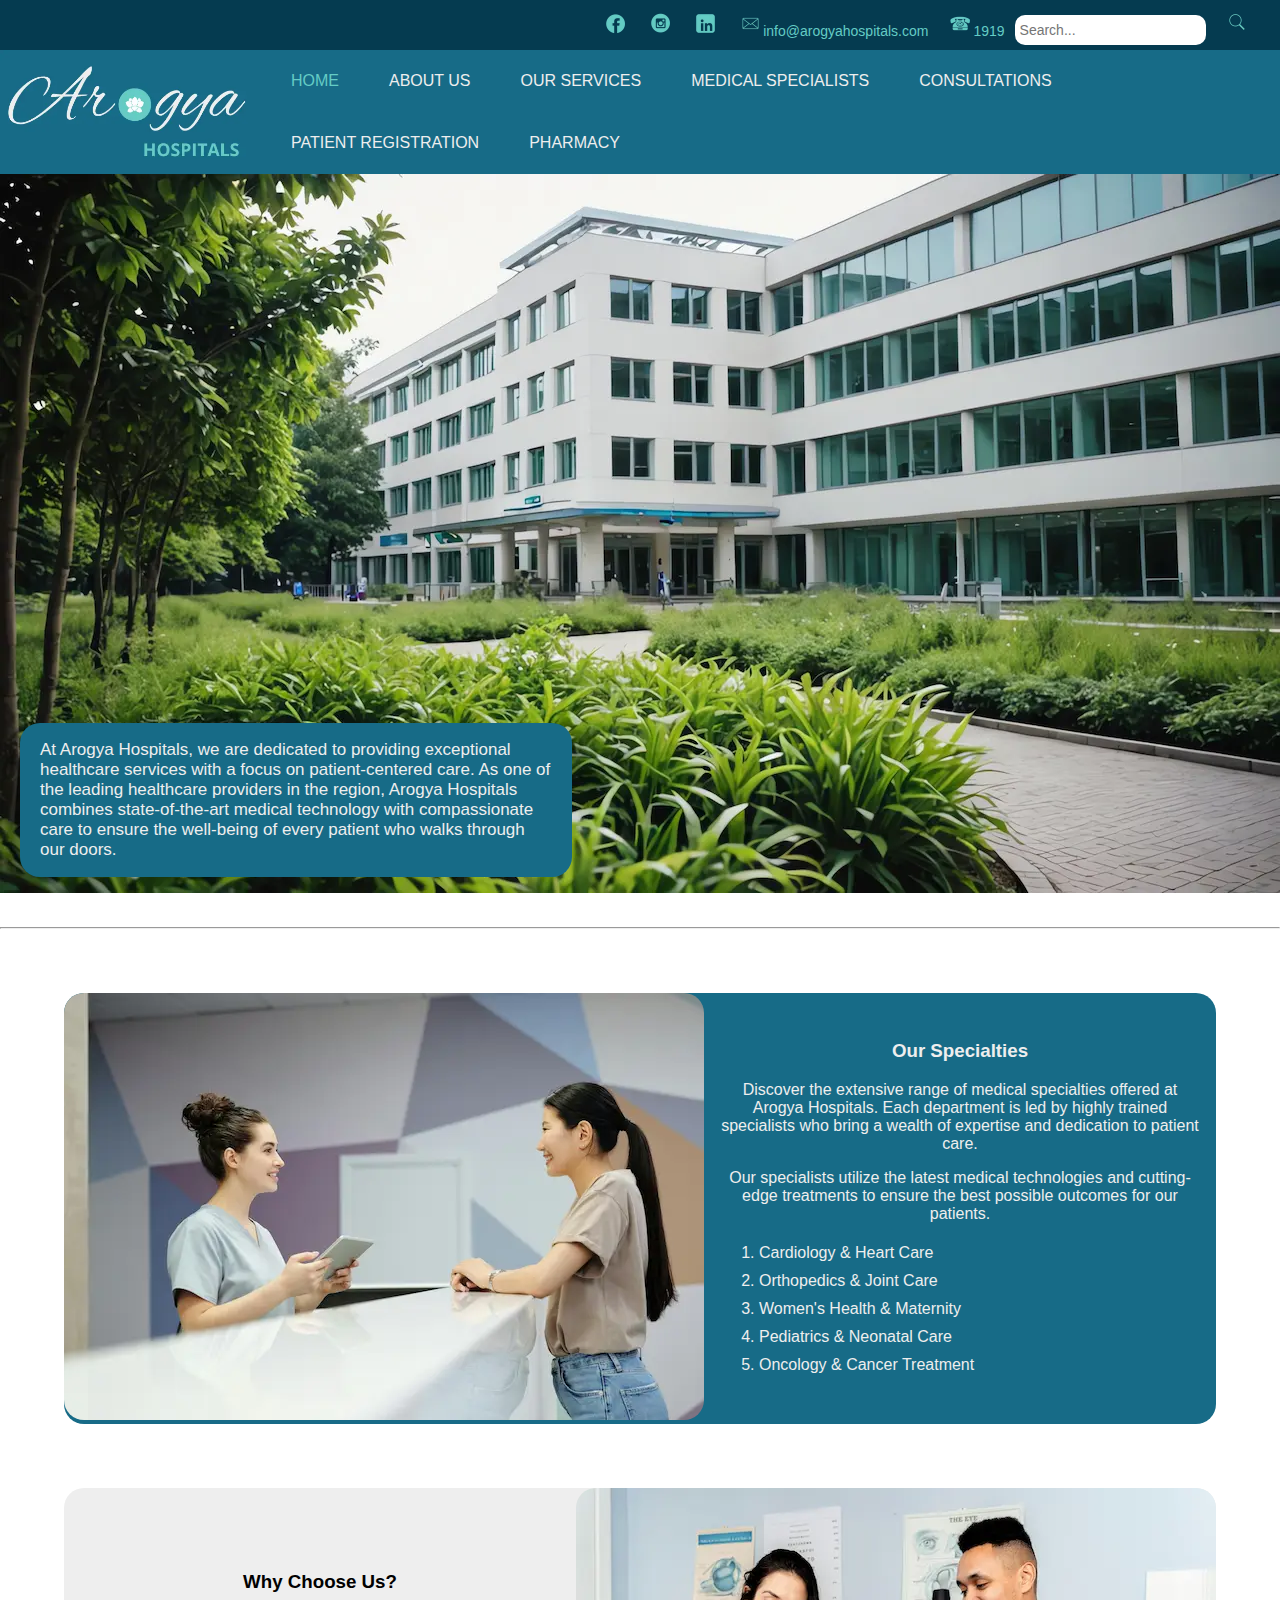
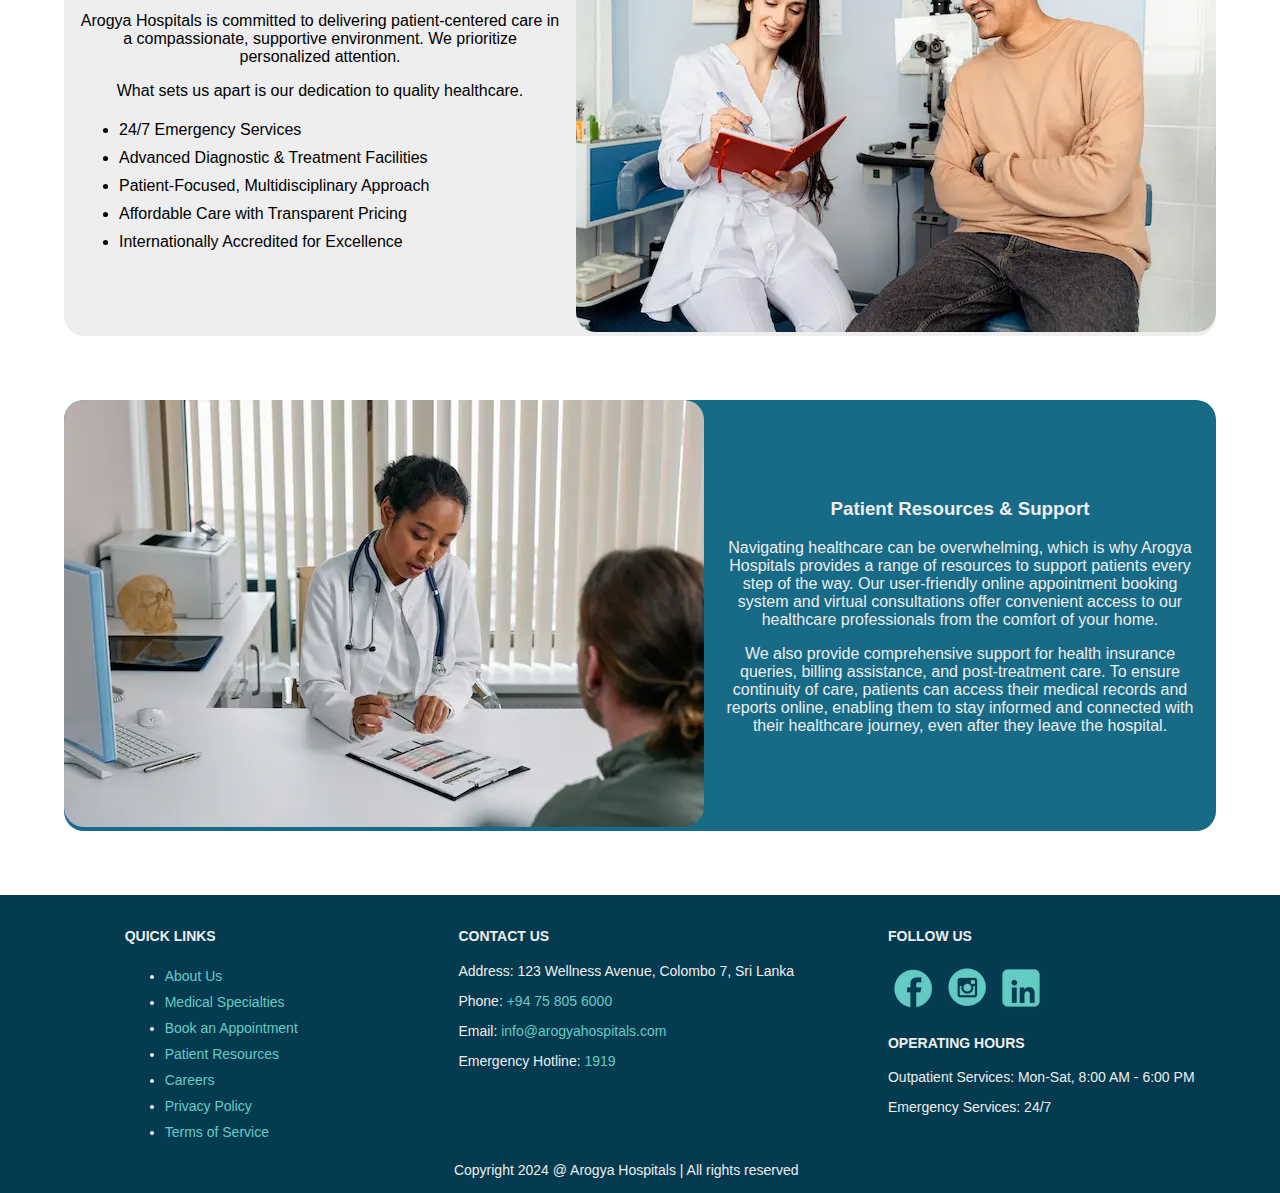
<file: index.html>
<!DOCTYPE html>
<html lang="en">
<head>
    <meta charset="UTF-8">
    <meta name="viewport" content="width=device-width, initial-scale=1.0">
    <title>Arogya Hospitals: Best Private Hospital in Sri Lanka</title>
    <link rel="apple-touch-icon" sizes="180x180" href="./favicons/apple-touch-icon.png">
    <link rel="icon" type="image/png" sizes="32x32" href="./favicons/favicon-32x32.png">
    <link rel="icon" type="image/png" sizes="16x16" href="./favicons/favicon-16x16.png">
    <link rel="manifest" href="./favicons/site.webmanifest">
    <link rel="stylesheet" href="./styles/style.css">
    <script src="./script.js" defer></script>
</head>
<body>
    <!--Header section-->
    <header>
        <!--Top bar navigation-->
        <div class="header-top-bar">
            <a href="https://www.facebook.com/" target="_blank"><img class="social-icon" src="./images/fb-icon.webp"></a>
            <a href="https://www.instagram.com/" target="_blank"><img class="social-icon" src="./images/insta-icon.webp"></a>
            <a href="https://lk.linkedin.com/" target="_blank"><img class="social-icon" src="./images/linkedin-icon.webp"></a>  
            <a href="mailto:cb015415@students.apiit.lk"><img id="email-icon" class="social-icon" src="./images/email-icon.webp">info@arogyahospitals.com</a>
            <a href="tel:0758056000"><img id="tel-icon" class="social-icon" src="./images/phone-icon.webp">1919</a>
            <!--search bar-->
            <div class="search-bar">
                <form action="/action_page.php">
                  <input type="text" placeholder="Search..." name="search">
                  <button type="submit"><img class="social-icon" src="./images/search-icon.webp"></button>
                </form>
            </div>
        </div>
        <!--logo-->
        <div class="header-img-bar">
            <img src="./images/logo.webp">
        </div>
        <!--toggle for menu-->
           <div id="toggle" class="toggle">&#9776;</div>
        <!--Navigation bar-->
        <nav>
            <ul id="nav-links" class="nav-links">
                <li><a href="./index.html" class="active">Home</a></li>
                <li><a href="./about-us.html">About Us</a></li>
                <li><a href="./services.html">Our Services</a></li>
                <li><a href="./doctors.html">Medical Specialists</a></li>
                <li><a href="./consultation.html">Consultations</a></li>
                <li><a href="./patient-reg.html">Patient Registration</a></li>
                <li><a href="./pharmacy.html">Pharmacy</a></li>
            </ul>
        </nav>
    </header>
    <main>
        <!--Main image-->
        <div class="parentimg">
            <img id="homemainimg" class="mainimg" src="./images/mainimg2.webp">
            <div class="child-text">
                <p>At Arogya Hospitals, we are dedicated to providing exceptional healthcare services with a focus on patient-centered care. As one of the leading healthcare providers in the region, Arogya Hospitals combines state-of-the-art medical technology with compassionate care to ensure the well-being of every patient who walks through our doors.</p>                    
            </div>
        </div>
        <!--subsection-->
        <hr>
        <section class="home-section" id="hs1">
            <div id="hssimg1" class="subsec-img"><img class="home-section-img" src="./images/patientcare-1.webp"></div>
            <div id="hssc1" class="subsec-content">
                <h3>Our Specialties</h3>
                <p>Discover the extensive range of medical specialties offered at Arogya Hospitals. Each department is led by highly trained specialists who bring a wealth of expertise and dedication to patient care.</p>
                <p>Our specialists utilize the latest medical technologies and cutting-edge treatments to ensure the best possible outcomes for our patients.</p>
                <ol>
                    <li>Cardiology & Heart Care</li>
                    <li>Orthopedics & Joint Care</li>
                    <li>Women's Health & Maternity</li>
                    <li>Pediatrics & Neonatal Care</li>
                    <li>Oncology & Cancer Treatment</li>
                </ol>
            </div>
        </section>
        <!--subsection-->
        <section class="home-section" id="hs2">
            <div id="hssc2" class="subsec-content">
                <h3>Why Choose Us?</h3>
                <p>Arogya Hospitals is committed to delivering patient-centered care in a compassionate, supportive environment. We prioritize personalized attention.</p>
                <p>What sets us apart is our dedication to quality healthcare.</p>
                <ul>
                    <li>24/7 Emergency Services</li>
                    <li>Advanced Diagnostic & Treatment Facilities</li>
                    <li>Patient-Focused, Multidisciplinary Approach</li>
                    <li>Affordable Care with Transparent Pricing</li>
                    <li>Internationally Accredited for Excellence</li>
                </ul>
            </div>
            <div id="hssimg12" class="subsec-img"><img class="home-section-img" src="./images/patientcare-2.webp"></div>
        </section>
        <!--subsection-->
        <section class="home-section" id="hs3">
            <div id="hssimg12" class="subsec-img"><img class="home-section-img" src="./images/patientcare-3.webp"></div>
            <div id="hssc3" class="subsec-content">
                <h3>Patient Resources & Support</h3>
                <p>Navigating healthcare can be overwhelming, which is why Arogya Hospitals provides a range of resources to support patients every step of the way. Our user-friendly online appointment booking system and virtual consultations offer convenient access to our healthcare professionals from the comfort of your home.</p>
                <p>We also provide comprehensive support for health insurance queries, billing assistance, and post-treatment care. To ensure continuity of care, patients can access their medical records and reports online, enabling them to stay informed and connected with their healthcare journey, even after they leave the hospital.</p>
            </div>
        </section>
    </main>
    <!--Footer-->
    <footer>
        <div id="footer-q-links" class="footer-element">
            <h4>QUICK LINKS</h4>
            <ul>
              <li><a href="./about-us.html" target="_blank">About Us</a></li>
              <li><a href="./doctors.html" target="_blank">Medical Specialties</a></li>
              <li><a href="./consultation.html" target="_blank">Book an Appointment</a></li>
              <li><a href="./services.html" target="_blank">Patient Resources</a></li>
              <li><a href="./doctors.html" target="_blank">Careers</a></li>
              <li><a href="#" target="_blank">Privacy Policy</a></li>
              <li><a href="#" target="_blank">Terms of Service</a></li>
            </ul>
        </div>
        <div id="footer-contacts" class="footer-element">
            <h4>CONTACT US</h4>
            <p>Address: 123 Wellness Avenue, Colombo 7, Sri Lanka</p>
            <p>Phone: <a src="tel:0758056000">+94 75 805 6000</a></p>
            <p>Email: <a href="mailto:cb015415@students.apiit.lk">info@arogyahospitals.com</a></p>
            <p>Emergency Hotline: <a src="tel:0758056000">1919</a></p>
        </div>
        <div id="footer-socials" class="footer-element">
            <h4>FOLLOW US</h4>
            <a href="https://www.facebook.com/" target="_blank"><img class="social-icon-footer" src="./images/fb-icon.webp"></a>
            <a href="https://www.instagram.com/" target="_blank"><img class="social-icon-footer" src="./images/insta-icon.webp"></a>
            <a href="https://lk.linkedin.com/" target="_blank"><img class="social-icon-footer" src="./images/linkedin-icon.webp"></a>
            <h4>OPERATING HOURS</h4>
            <p>Outpatient Services: Mon-Sat, 8:00 AM - 6:00 PM</p>
            <p>Emergency Services: 24/7</p>
        </div>
        <!--copyright-->
        <div id="copyright-bar" class="footer-element">Copyright 2024 @ Arogya Hospitals | All rights reserved</div>
        <!--References
        <a href="https://www.vecteezy.com/free-photos/hospital">Hospital Stock photos by Vecteezy</a>-->
    </footer>
    <script src="./js/main.js"></script> 
</body>
</html>
</file>
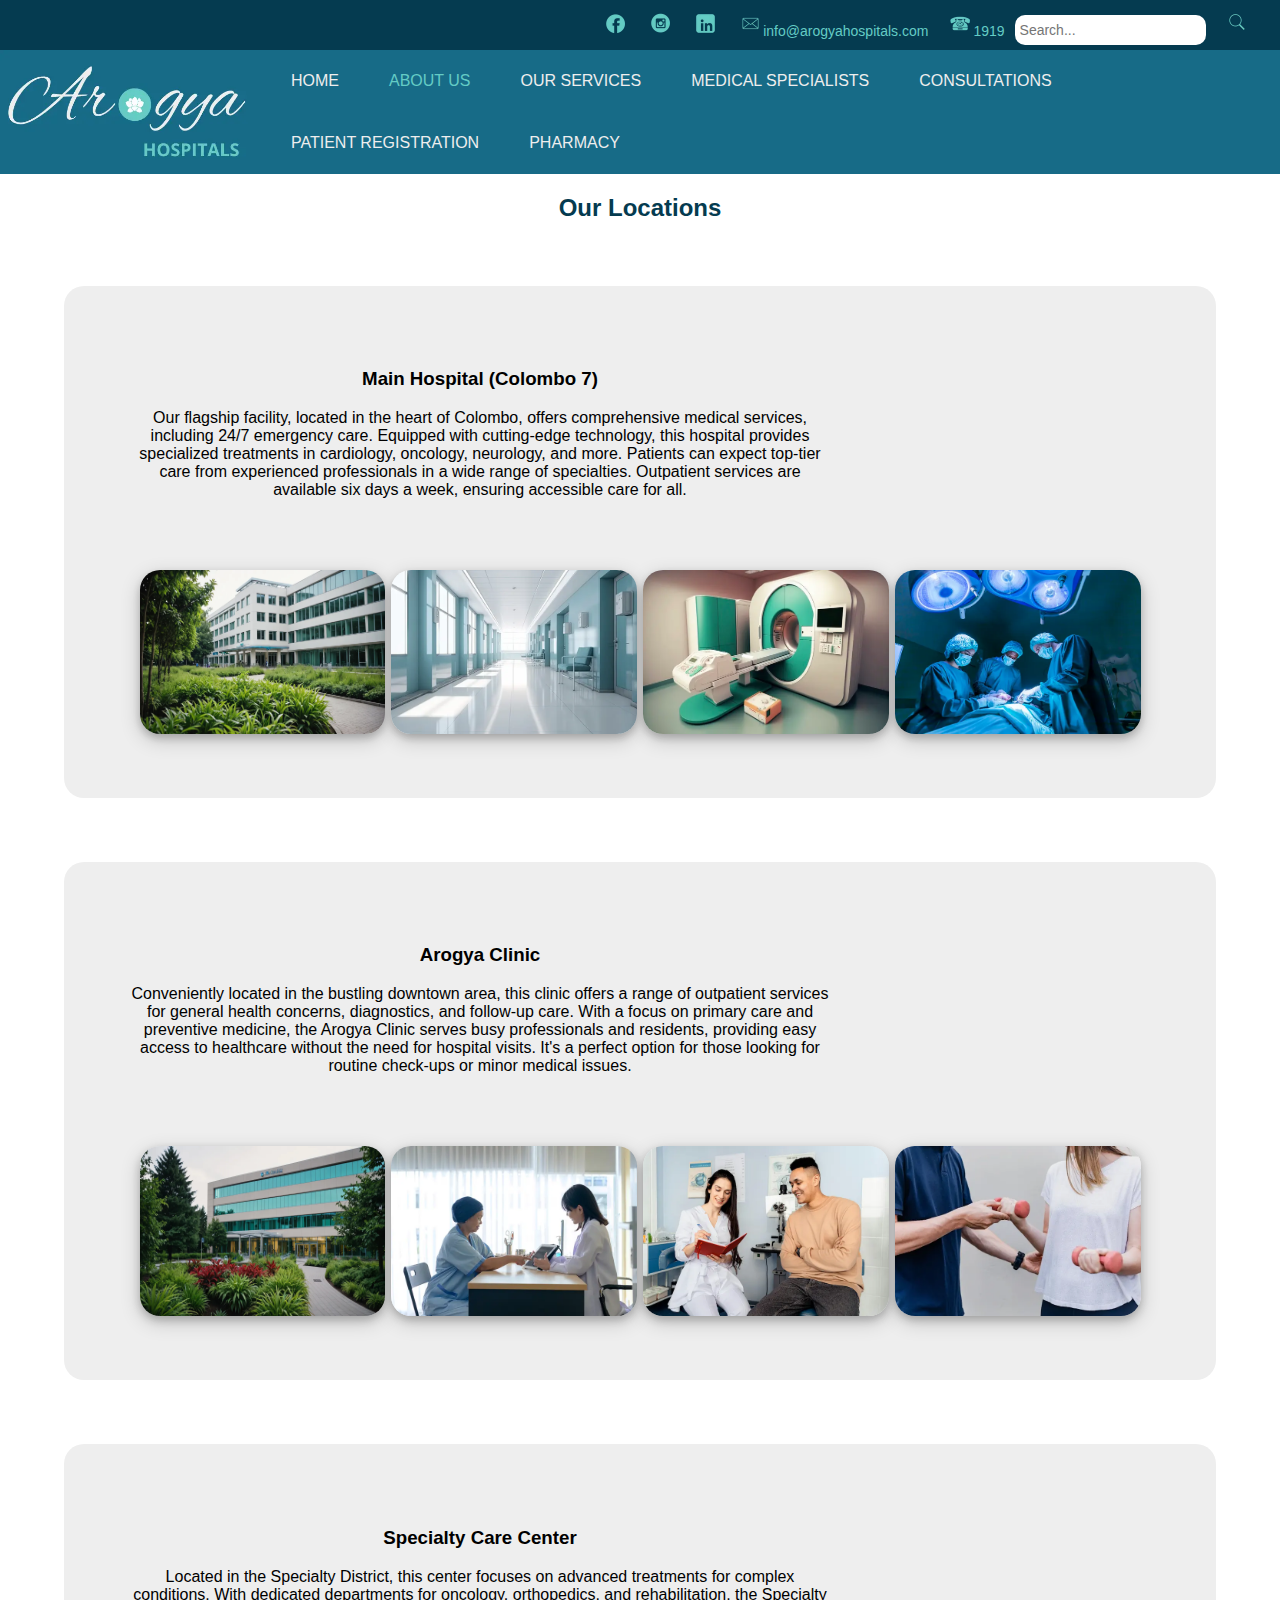
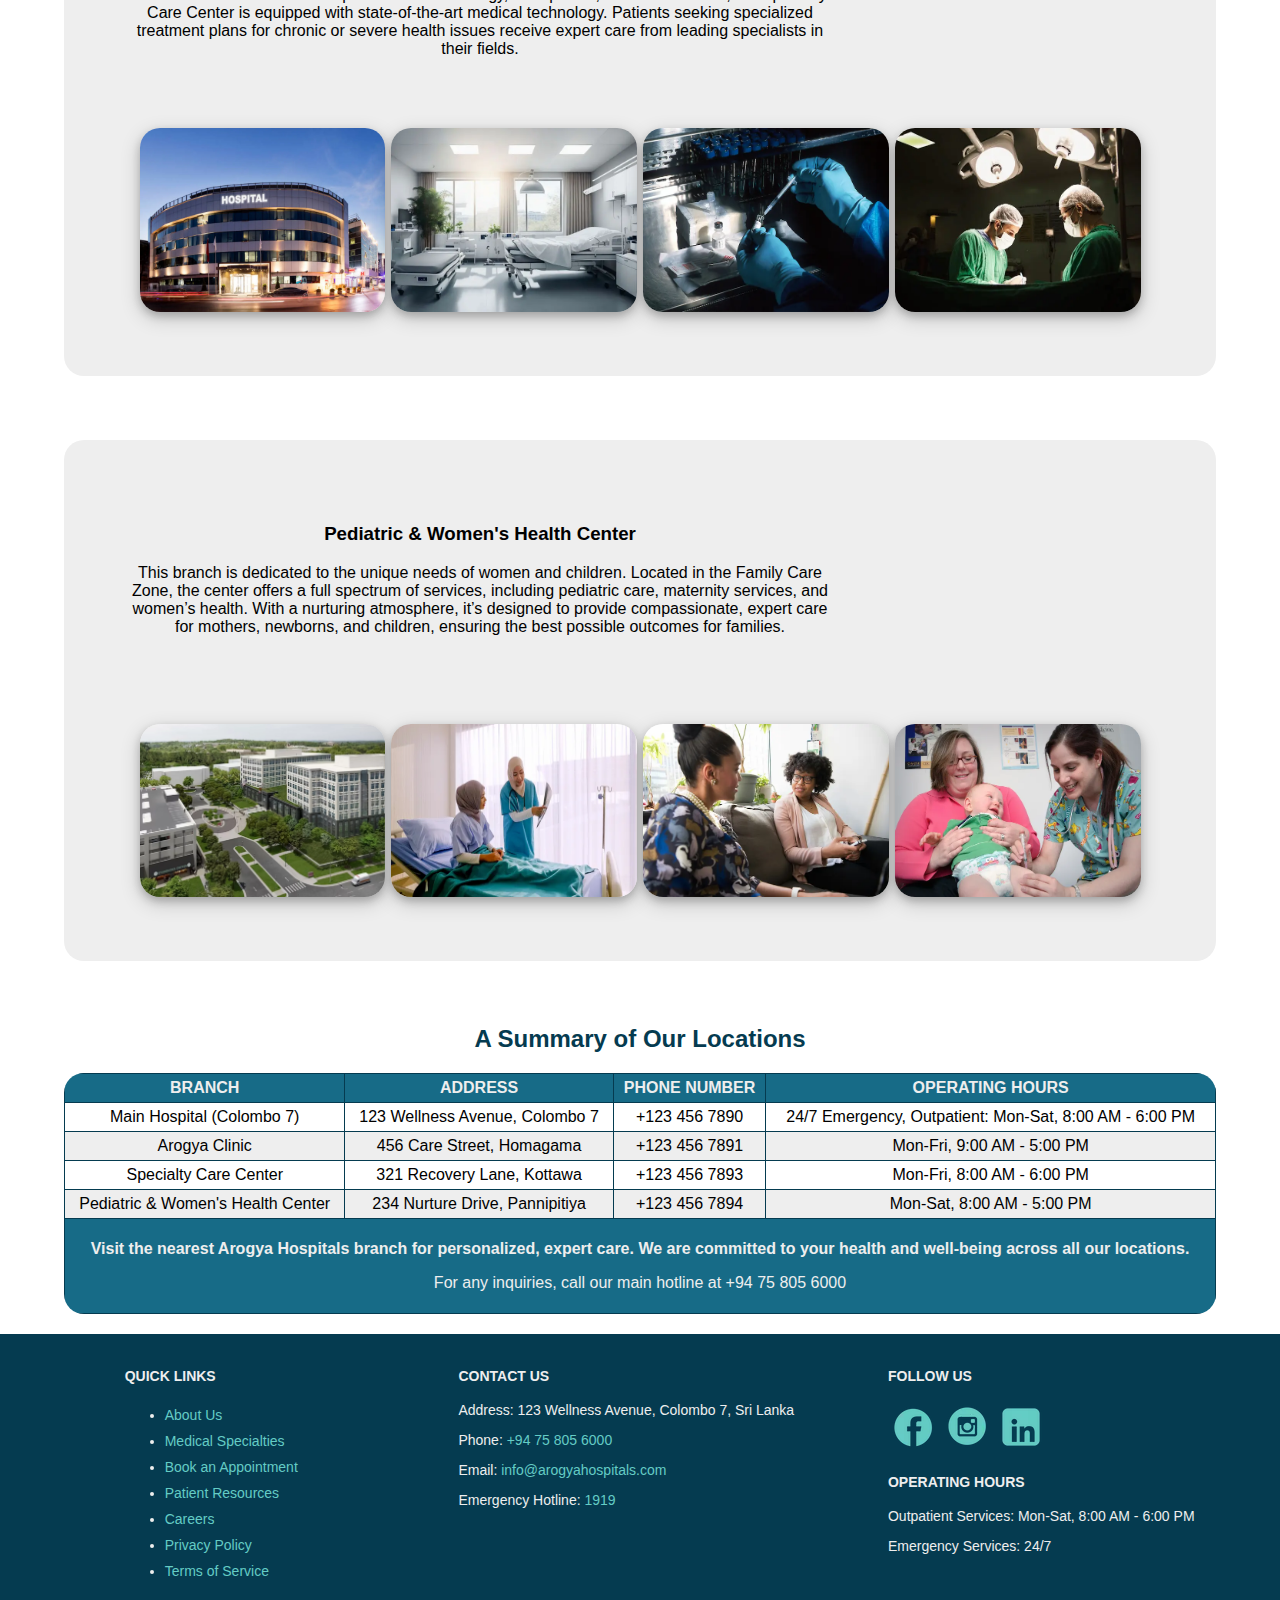
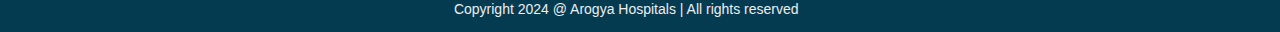
<file: about-us.html>
<!DOCTYPE html>
<html lang="en">
<head>
    <meta charset="UTF-8">
    <meta name="viewport" content="width=device-width, initial-scale=1.0">
    <title>Arogya Hospitals: Best Private Hospital in Sri Lanka</title>
    <link rel="apple-touch-icon" sizes="180x180" href="./favicons/apple-touch-icon.png">
    <link rel="icon" type="image/png" sizes="32x32" href="./favicons/favicon-32x32.png">
    <link rel="icon" type="image/png" sizes="16x16" href="./favicons/favicon-16x16.png">
    <link rel="manifest" href="./favicons/site.webmanifest">
    <link rel="stylesheet" href="./styles/style.css">
    <script src="./script.js" defer></script>
</head>
<body>
    <!--Header section-->
    <header>
        <!--Top bar navigation-->
        <div class="header-top-bar">
            <a href="https://www.facebook.com/" target="_blank"><img class="social-icon" src="./images/fb-icon.webp"></a>
            <a href="https://www.instagram.com/" target="_blank"><img class="social-icon" src="./images/insta-icon.webp"></a>
            <a href="https://lk.linkedin.com/" target="_blank"><img class="social-icon" src="./images/linkedin-icon.webp"></a>  
            <a href="mailto:cb015415@students.apiit.lk"><img id="email-icon" class="social-icon" src="./images/email-icon.webp">info@arogyahospitals.com</a>
            <a href="tel:0758056000"><img id="tel-icon" class="social-icon" src="./images/phone-icon.webp">1919</a>
            <!--search bar-->
            <div class="search-bar">
                <form action="/action_page.php">
                  <input type="text" placeholder="Search..." name="search">
                  <button type="submit"><img class="social-icon" src="./images/search-icon.webp"></button>
                </form>
            </div>
        </div>
        <!--logo-->
        <div class="header-img-bar">
            <img src="./images/logo.webp">
        </div>
        <!--toggle for menu-->
           <div id="toggle" class="toggle">&#9776;</div>
        <!--Navigation bar-->
        <nav>
            <ul id="nav-links" class="nav-links">
                <li><a href="./index.html">Home</a></li>
                <li><a href="./about-us.html" class="active">About Us</a></li>
                <li><a href="./services.html">Our Services</a></li>
                <li><a href="./doctors.html">Medical Specialists</a></li>
                <li><a href="./consultation.html">Consultations</a></li>
                <li><a href="./patient-reg.html">Patient Registration</a></li>
                <li><a href="./pharmacy.html">Pharmacy</a></li>
            </ul>
        </nav>
    </header>
    <main>
        <h2>Our Locations</h2>
        <section id="abloc1" class="about-location">
            <div class="gal-content">
                <h3>Main Hospital (Colombo 7)</h3>
                <p>Our flagship facility, located in the heart of Colombo, offers comprehensive medical services, including 24/7 emergency care. Equipped with cutting-edge technology, this hospital provides specialized treatments in cardiology, oncology, neurology, and more. Patients can expect top-tier care from experienced professionals in a wide range of specialties. Outpatient services are available six days a week, ensuring accessible care for all.</p>
            </div>
            <iframe src="https://www.google.com/maps/embed?pb=!1m14!1m8!1m3!1d15843.062630415658!2d79.8612289!3d6.9185953!3m2!1i1024!2i768!4f13.1!3m3!1m2!1s0x3ae2596d3cb8fe07%3A0x2b0ae2edd563a661!2sAsia%20Pacific%20Institute%20of%20Information%20Technology%20(APIIT)!5e0!3m2!1sen!2slk!4v1726153508119!5m2!1sen!2slk" width="600" height="450" style="border:0;" allowfullscreen="" loading="lazy" referrerpolicy="no-referrer-when-downgrade"></iframe>
            <div class="img-gallery">
                <img class="polaroid" src="./images/mainimg2.webp">
                <img class="polaroid" src="./images/hallway.webp">
                <img class="polaroid" src="./images/scan.webp">
                <img class="polaroid" src="./images/surgery3.webp">
            </div>
        </section>
        <section id="abloc2" class="about-location">
            <div class="gal-content">
                <h3>Arogya Clinic</h3>
                <p>Conveniently located in the bustling downtown area, this clinic offers a range of outpatient services for general health concerns, diagnostics, and follow-up care. With a focus on primary care and preventive medicine, the Arogya Clinic serves busy professionals and residents, providing easy access to healthcare without the need for hospital visits. It's a perfect option for those looking for routine check-ups or minor medical issues.</p>
            </div>
            <iframe src="https://www.google.com/maps/embed?pb=!1m14!1m8!1m3!1d15843.062630415658!2d79.8612289!3d6.9185953!3m2!1i1024!2i768!4f13.1!3m3!1m2!1s0x3ae2596d3cb8fe07%3A0x2b0ae2edd563a661!2sAsia%20Pacific%20Institute%20of%20Information%20Technology%20(APIIT)!5e0!3m2!1sen!2slk!4v1726153508119!5m2!1sen!2slk" width="600" height="450" style="border:0;" allowfullscreen="" loading="lazy" referrerpolicy="no-referrer-when-downgrade"></iframe>
            <div class="img-gallery">
                <img class="polaroid" src="./images/mainimg1.webp">
                <img class="polaroid" src="./images/consult.webp">
                <img class="polaroid" src="./images/patientcare-2.webp">
                <img class="polaroid" src="./images/reha.webp">
            </div>
        </section>
        <section id="abloc3" class="about-location">
            <div class="gal-content">
                <h3>Specialty Care Center</h3>
                <p>Located in the Specialty District, this center focuses on advanced treatments for complex conditions. With dedicated departments for oncology, orthopedics, and rehabilitation, the Specialty Care Center is equipped with state-of-the-art medical technology. Patients seeking specialized treatment plans for chronic or severe health issues receive expert care from leading specialists in their fields.</p>
            </div>
            <iframe src="https://www.google.com/maps/embed?pb=!1m14!1m8!1m3!1d15843.062630415658!2d79.8612289!3d6.9185953!3m2!1i1024!2i768!4f13.1!3m3!1m2!1s0x3ae2596d3cb8fe07%3A0x2b0ae2edd563a661!2sAsia%20Pacific%20Institute%20of%20Information%20Technology%20(APIIT)!5e0!3m2!1sen!2slk!4v1726153508119!5m2!1sen!2slk" width="600" height="450" style="border:0;" allowfullscreen="" loading="lazy" referrerpolicy="no-referrer-when-downgrade"></iframe>
            <div class="img-gallery">
                <img class="polaroid" src="./images/loc2.webp">
                <img class="polaroid" src="./images/interior.webp">
                <img class="polaroid" src="./images/lab.webp">
                <img class="polaroid" src="./images/surgery2.webp">
            </div>
        </section>
        <section id="abloc4" class="about-location">
            <div class="gal-content">
                <h3>Pediatric & Women's Health Center</h3>
                <p>This branch is dedicated to the unique needs of women and children. Located in the Family Care Zone, the center offers a full spectrum of services, including pediatric care, maternity services, and women’s health. With a nurturing atmosphere, it’s designed to provide compassionate, expert care for mothers, newborns, and children, ensuring the best possible outcomes for families.</p>
            </div>
            <iframe src="https://www.google.com/maps/embed?pb=!1m14!1m8!1m3!1d15843.062630415658!2d79.8612289!3d6.9185953!3m2!1i1024!2i768!4f13.1!3m3!1m2!1s0x3ae2596d3cb8fe07%3A0x2b0ae2edd563a661!2sAsia%20Pacific%20Institute%20of%20Information%20Technology%20(APIIT)!5e0!3m2!1sen!2slk!4v1726153508119!5m2!1sen!2slk" width="600" height="450" style="border:0;" allowfullscreen="" loading="lazy" referrerpolicy="no-referrer-when-downgrade"></iframe>
            <div class="img-gallery">
                <img class="polaroid" src="./images/location.webp">
                <img class="polaroid" src="./images/ladies-patient.webp">
                <img class="polaroid" src="./images/counsel.webp">
                <img class="polaroid" src="./images/pediatrics.webp">
            </div>
        </section>
        <h2>A Summary of Our Locations</h2>
        <section class="about-table">
            <table>
                <thead>
                  <tr>
                    <th>Branch</th>
                    <th>Address</th>
                    <th>Phone Number</th>
                    <th>Operating Hours</th>
                  </tr>
                </thead>
                <tbody>
                  <tr>
                    <td>Main Hospital (Colombo 7)</td>
                    <td>123 Wellness Avenue, Colombo 7</td>
                    <td>+123 456 7890</td>
                    <td>24/7 Emergency, Outpatient: Mon-Sat, 8:00 AM - 6:00 PM</td>
                  </tr>
                  <tr>
                    <td>Arogya Clinic</td>
                    <td>456 Care Street, Homagama</td>
                    <td>+123 456 7891</td>
                    <td>Mon-Fri, 9:00 AM - 5:00 PM</td>
                  </tr>
                  <tr>
                    <td>Specialty Care Center</td>
                    <td>321 Recovery Lane, Kottawa</td>
                    <td>+123 456 7893</td>
                    <td>Mon-Fri, 8:00 AM - 6:00 PM</td>
                  </tr>
                  <tr>
                    <td>Pediatric & Women's Health Center</td>
                    <td>234 Nurture Drive, Pannipitiya</td>
                    <td>+123 456 7894</td>
                    <td>Mon-Sat, 8:00 AM - 5:00 PM</td>
                  </tr>
                </tbody>
                <tfoot>
                    <tr>
                      <td colspan="4">
                        <p><strong>Visit the nearest Arogya Hospitals branch for personalized, expert care. We are committed to your health and well-being across all our locations.</strong></p>
                        <p>For any inquiries, call our main hotline at +94 75 805 6000</p>
                      </td>
                    </tr>
                  </tfoot>
              </table>
        </section>
    </main>
    <!--Footer-->
    <footer>
        <div id="footer-q-links" class="footer-element">
            <h4>QUICK LINKS</h4>
            <ul>
              <li><a href="./about-us.html" target="_blank">About Us</a></li>
              <li><a href="./doctors.html" target="_blank">Medical Specialties</a></li>
              <li><a href="./consultation.html" target="_blank">Book an Appointment</a></li>
              <li><a href="./services.html" target="_blank">Patient Resources</a></li>
              <li><a href="./doctors.html" target="_blank">Careers</a></li>
              <li><a href="#" target="_blank">Privacy Policy</a></li>
              <li><a href="#" target="_blank">Terms of Service</a></li>
            </ul>
        </div>
        <div id="footer-contacts" class="footer-element">
            <h4>CONTACT US</h4>
            <p>Address: 123 Wellness Avenue, Colombo 7, Sri Lanka</p>
            <p>Phone: <a src="tel:0758056000">+94 75 805 6000</a></p>
            <p>Email: <a href="mailto:cb015415@students.apiit.lk">info@arogyahospitals.com</a></p>
            <p>Emergency Hotline: <a src="tel:0758056000">1919</a></p>
        </div>
        <div id="footer-socials" class="footer-element">
            <h4>FOLLOW US</h4>
            <a href="https://www.facebook.com/" target="_blank"><img class="social-icon-footer" src="./images/fb-icon.webp"></a>
            <a href="https://www.instagram.com/" target="_blank"><img class="social-icon-footer" src="./images/insta-icon.webp"></a>
            <a href="https://lk.linkedin.com/" target="_blank"><img class="social-icon-footer" src="./images/linkedin-icon.webp"></a>
            <h4>OPERATING HOURS</h4>
            <p>Outpatient Services: Mon-Sat, 8:00 AM - 6:00 PM</p>
            <p>Emergency Services: 24/7</p>
        </div>
        <!--copyright-->
        <div id="copyright-bar" class="footer-element">Copyright 2024 @ Arogya Hospitals | All rights reserved</div>
        <!--References
        <a href="https://www.vecteezy.com/free-photos/hospital">Hospital Stock photos by Vecteezy</a>-->
    </footer>
    <script src="./js/main.js"></script> 
</body>
</html>
</file>
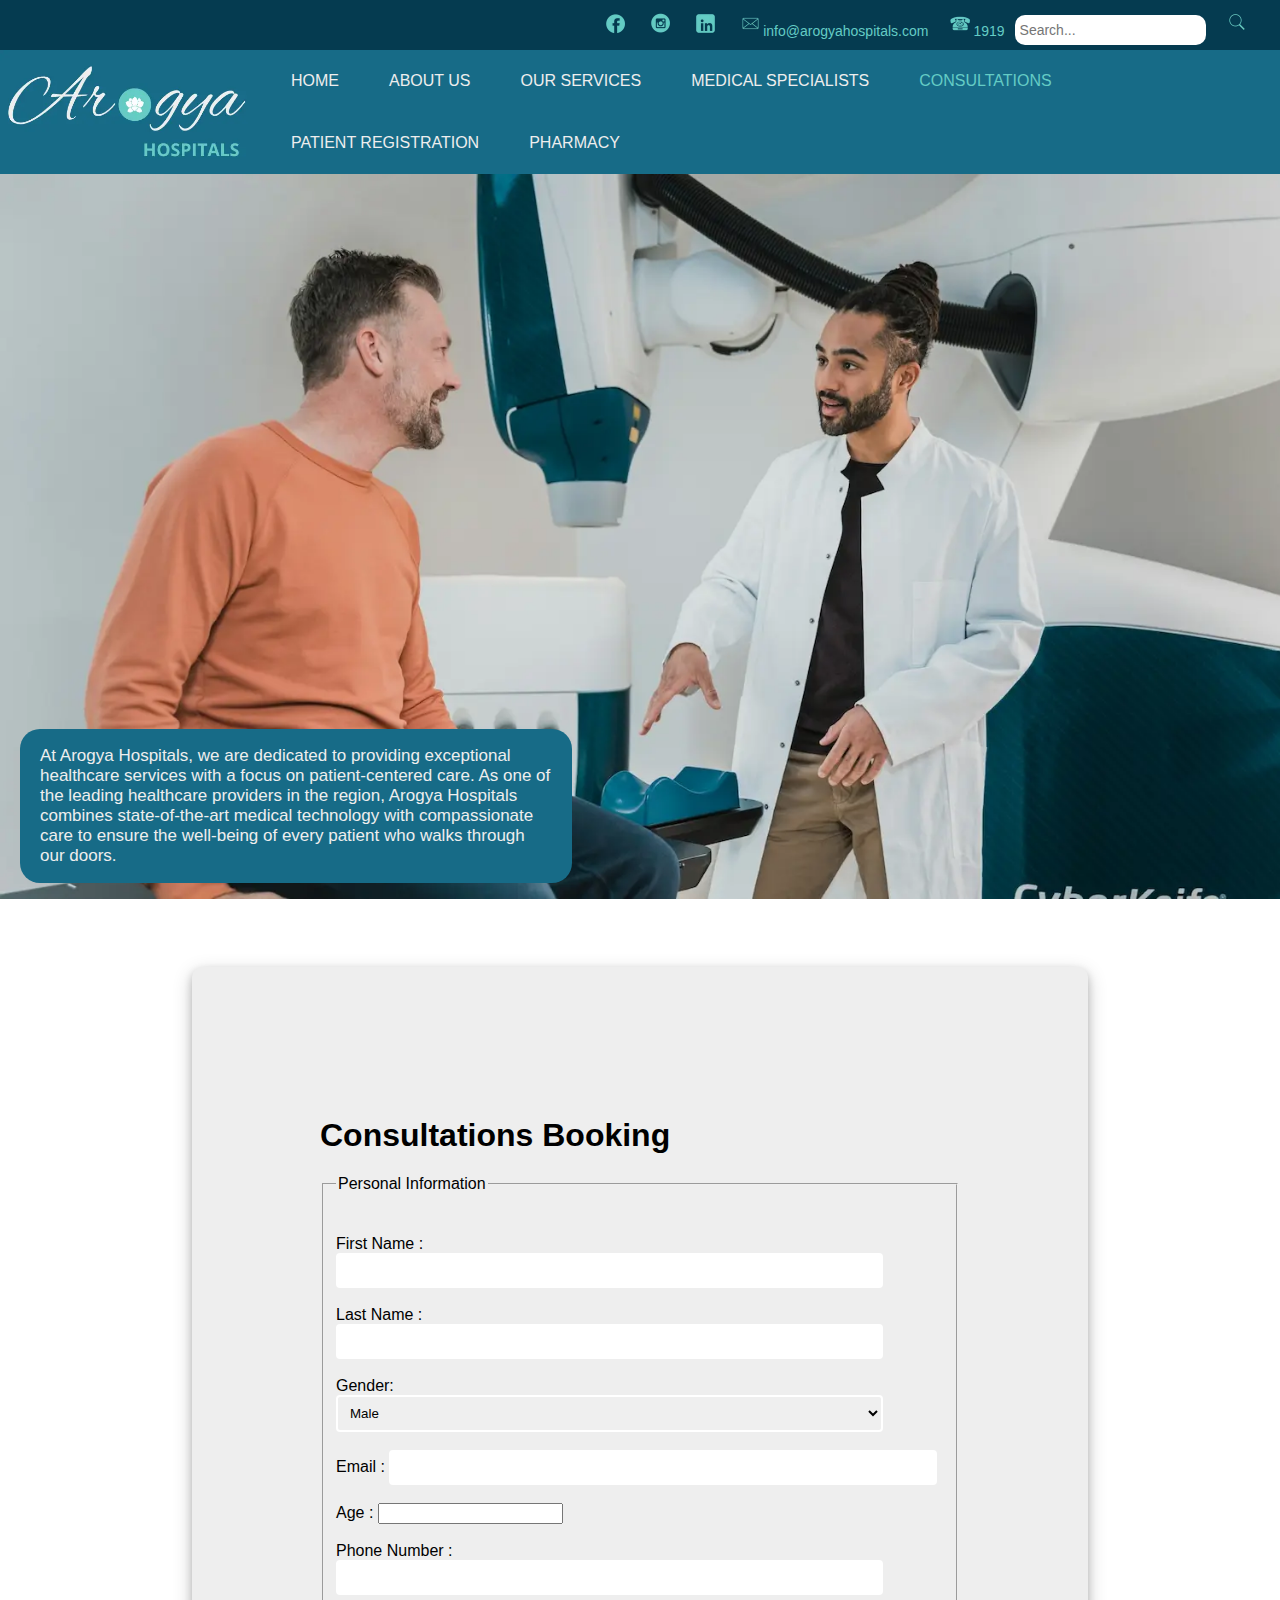
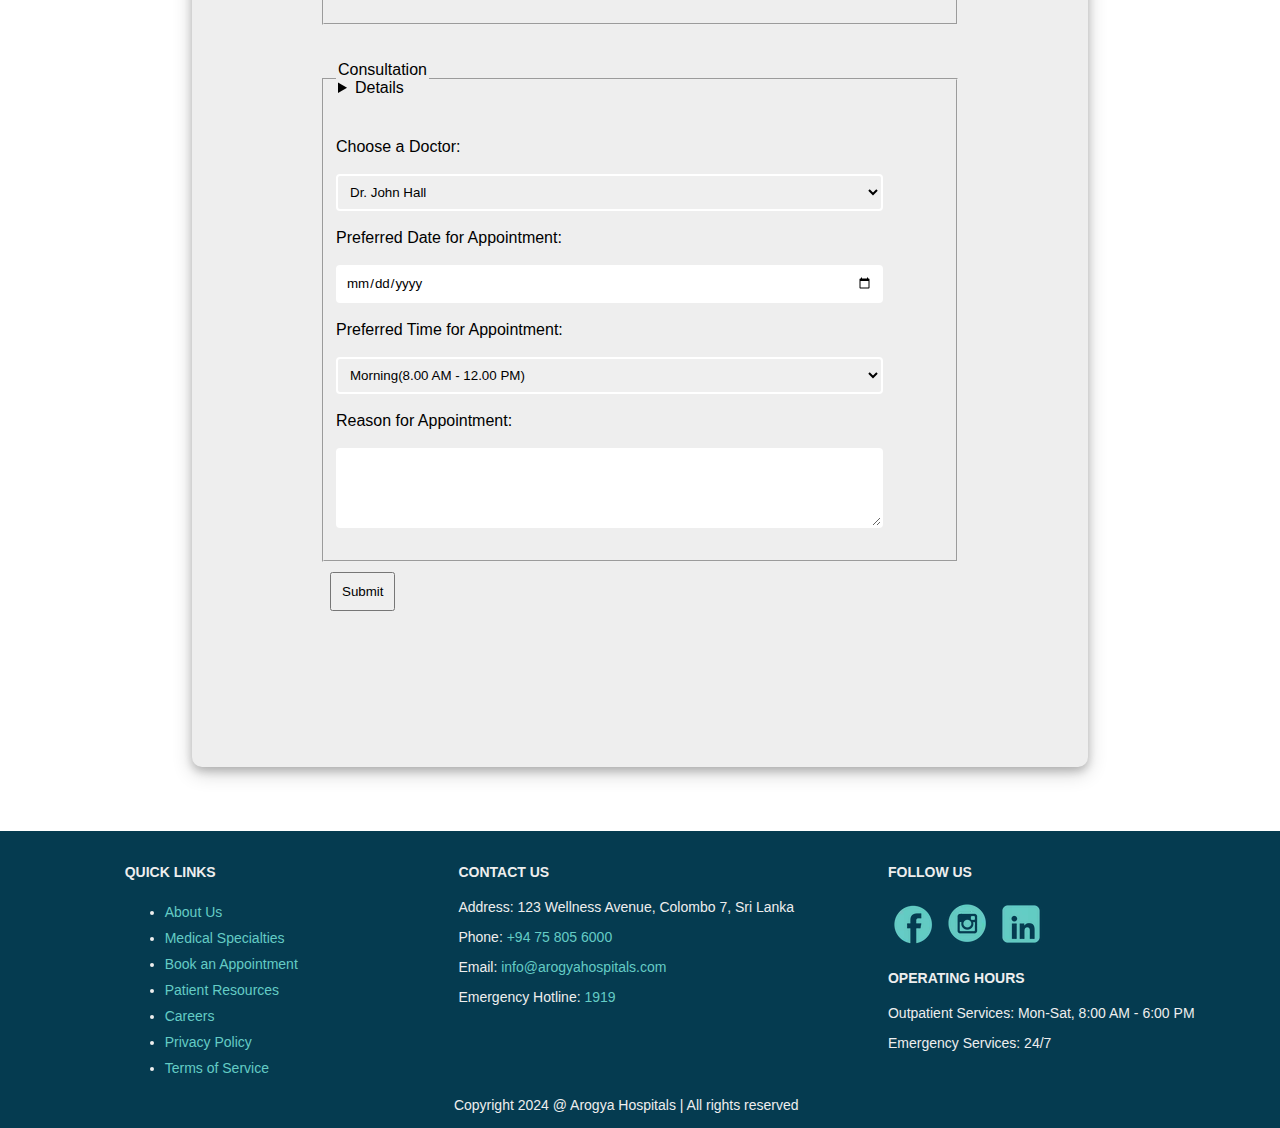
<file: consultation.html>
<!DOCTYPE html>
<html lang="en">
<head>
    <meta charset="UTF-8">
    <meta name="viewport" content="width=device-width, initial-scale=1.0">
    <title>Arogya Hospitals: Best Private Hospital in Sri Lanka</title>
    <link rel="apple-touch-icon" sizes="180x180" href="./favicons/apple-touch-icon.png">
    <link rel="icon" type="image/png" sizes="32x32" href="./favicons/favicon-32x32.png">
    <link rel="icon" type="image/png" sizes="16x16" href="./favicons/favicon-16x16.png">
    <link rel="manifest" href="./favicons/site.webmanifest">
    <link rel="stylesheet" href="./styles/style.css">
    <script src="./script.js" defer></script>
</head>
<body>
    <!--Header section-->
    <header>
        <!--Top bar navigation-->
        <div class="header-top-bar">
            <a href="https://www.facebook.com/" target="_blank"><img class="social-icon" src="./images/fb-icon.webp"></a>
            <a href="https://www.instagram.com/" target="_blank"><img class="social-icon" src="./images/insta-icon.webp"></a>
            <a href="https://lk.linkedin.com/" target="_blank"><img class="social-icon" src="./images/linkedin-icon.webp"></a>  
            <a href="mailto:cb015415@students.apiit.lk"><img id="email-icon" class="social-icon" src="./images/email-icon.webp">info@arogyahospitals.com</a>
            <a href="tel:0758056000"><img id="tel-icon" class="social-icon" src="./images/phone-icon.webp">1919</a>
            <!--search bar-->
            <div class="search-bar">
                <form action="/action_page.php">
                <input type="text" placeholder="Search..." name="search">
                <button type="submit"><img class="social-icon" src="./images/search-icon.webp"></button>
                </form>
            </div>
        </div>
        <!--logo-->
        <div class="header-img-bar">
            <img src="./images/logo.webp">
        </div>
        <!--toggle for menu-->
        <div id="toggle" class="toggle">&#9776;</div>
        <!--Navigation bar-->
        <nav>
            <ul id="nav-links" class="nav-links">
                <li><a href="./index.html">Home</a></li>
                <li><a href="./about-us.html">About Us</a></li>
                <li><a href="./services.html">Our Services</a></li>
                <li><a href="./doctors.html">Medical Specialists</a></li>
                <li><a href="./consultation.html" class="active">Consultations</a></li>
                <li><a href="./patient-reg.html">Patient Registration</a></li>
                <li><a href="./pharmacy.html">Pharmacy</a></li>
            </ul>
        </nav>
    </header>
    <main>
        <!--main img-->
        <div class="parentimg">
            <img id="homemainimg" class="mainimg" src="./images/consul-main.webp">
            <div class="child-text">
                <p>At Arogya Hospitals, we are dedicated to providing exceptional healthcare services with a focus on patient-centered care. As one of the leading healthcare providers in the region, Arogya Hospitals combines state-of-the-art medical technology with compassionate care to ensure the well-being of every patient who walks through our doors.</p>                    
            </div>
        </div>
        <!--form-->
        <section class="form">
            <form action="" method="">
                <h1>Consultations Booking</h1>
                <fieldset>
                    <legend>Personal Information</legend><br><br>
                    <label for="fname">First Name :</label>
                    <input type="text" id="fname" name="lname" required><br><br>
                
                    <label for="lname">Last Name :</label>
                    <input type="text" id="lname" name="lname" required><br><br>

                    <label for="gender">Gender:</label>
                    <select id="gender" name="gender" required>
                        <option value="male">Male</option>
                        <option value="female">Female</option>
                        <option value="other">Other</option>
                    </select><br><br>
                
                    <label for="email">Email :</label>
                    <input type="email" id="email" name="email" required><br><br>

                    <label for="age">Age :</label>
                    <input type="number" id="age" name="age" required><br><br>
                    <label for="phone">Phone Number :</label>
                    <input type="tel" id="phone" name="phone" required><br><br>
                </fieldset><br><br>
                <fieldset>
                    <legend>Consultation <Details></Details></legend><br><br>
                    <label for="doctor">Choose a Doctor:</label><br><br>
                    <select id="doctor" name="doctor" required>
                        <option value="DRJOHNHALL">Dr. John Hall</option>
                        <option value="DRJANESMITH">Dr. Jane Smith</option>
                        <option value="DRSAMANHERATH">Dr. Saman Herath</option>
                        <option value="DRANNEGAMAGE">Dr. Anne Gamage</option>
                        <option value="DRKUMUDUFERNANDO">Dr. Kumudu Fernando</option>
                        <option value="DRKAMALHERATH">Dr. Kamal Fernando</option>
                    </select><br><br>
                    
                    <label for="date-app">Preferred Date for Appointment:</label><br><br>
                    <input type="date" id="date" name="date-app" value="" min="1997-01-01" max="2030-12-31" required><br><br>
                    
                    <label for="time">Preferred Time for Appointment:</label><br><br>
                    <select id="time" name="time" required>
                        <option value="morning">Morning(8.00 AM - 12.00 PM)</option>
                        <option value="afternoon">Afternoon(12.00 PM - 3.00 PM)</option>
                        <option value="evening">Evening(3.00 PM - 5.00 PM)</option>
                    </select><br><br>

                    <label for="reason">Reason for Appointment:</label><br><br>
                    <textarea id="reason" name="reason" rows="4"></textarea><br><br>
                    
                </fieldset>
                <input class="submit-button" type="submit" value="Submit"><br><br>     
            </form>
        </section>
        <section class="about-table">

        </section>
    </main>
    <!--Footer-->
    <footer>
        <div id="footer-q-links" class="footer-element">
            <h4>QUICK LINKS</h4>
            <ul>
              <li><a href="./about-us.html" target="_blank">About Us</a></li>
              <li><a href="./doctors.html" target="_blank">Medical Specialties</a></li>
              <li><a href="./consultation.html" target="_blank">Book an Appointment</a></li>
              <li><a href="./services.html" target="_blank">Patient Resources</a></li>
              <li><a href="./doctors.html" target="_blank">Careers</a></li>
              <li><a href="#" target="_blank">Privacy Policy</a></li>
              <li><a href="#" target="_blank">Terms of Service</a></li>
            </ul>
        </div>
        <div id="footer-contacts" class="footer-element">
            <h4>CONTACT US</h4>
            <p>Address: 123 Wellness Avenue, Colombo 7, Sri Lanka</p>
            <p>Phone: <a src="tel:0758056000">+94 75 805 6000</a></p>
            <p>Email: <a href="mailto:cb015415@students.apiit.lk">info@arogyahospitals.com</a></p>
            <p>Emergency Hotline: <a src="tel:0758056000">1919</a></p>
        </div>
        <div id="footer-socials" class="footer-element">
            <h4>FOLLOW US</h4>
            <a href="https://www.facebook.com/" target="_blank"><img class="social-icon-footer" src="./images/fb-icon.webp"></a>
            <a href="https://www.instagram.com/" target="_blank"><img class="social-icon-footer" src="./images/insta-icon.webp"></a>
            <a href="https://lk.linkedin.com/" target="_blank"><img class="social-icon-footer" src="./images/linkedin-icon.webp"></a>
            <h4>OPERATING HOURS</h4>
            <p>Outpatient Services: Mon-Sat, 8:00 AM - 6:00 PM</p>
            <p>Emergency Services: 24/7</p>
        </div>
        <!--copyright-->
        <div id="copyright-bar" class="footer-element">Copyright 2024 @ Arogya Hospitals | All rights reserved</div>
        <!--References
        <a href="https://www.vecteezy.com/free-photos/hospital">Hospital Stock photos by Vecteezy</a>-->
    </footer>
    <script src="./js/main.js"></script>
</body>
</html>
</file>
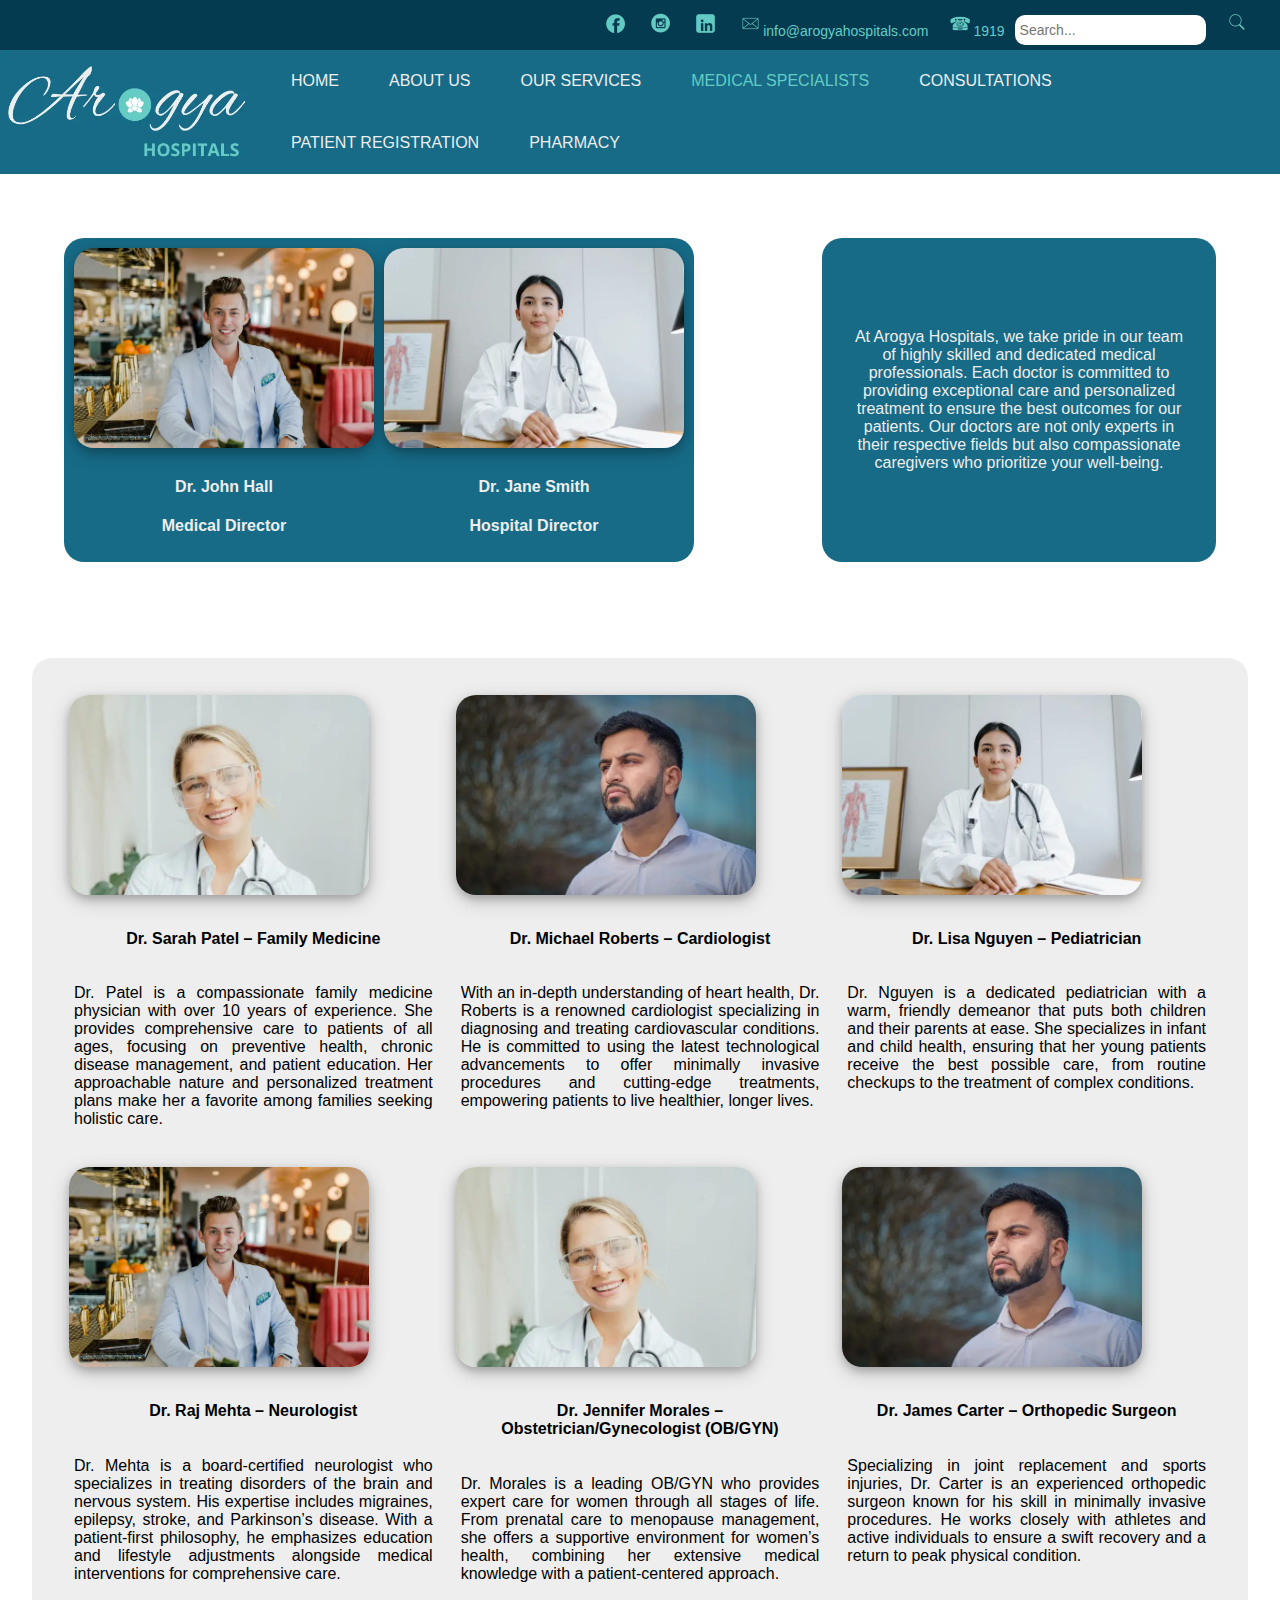
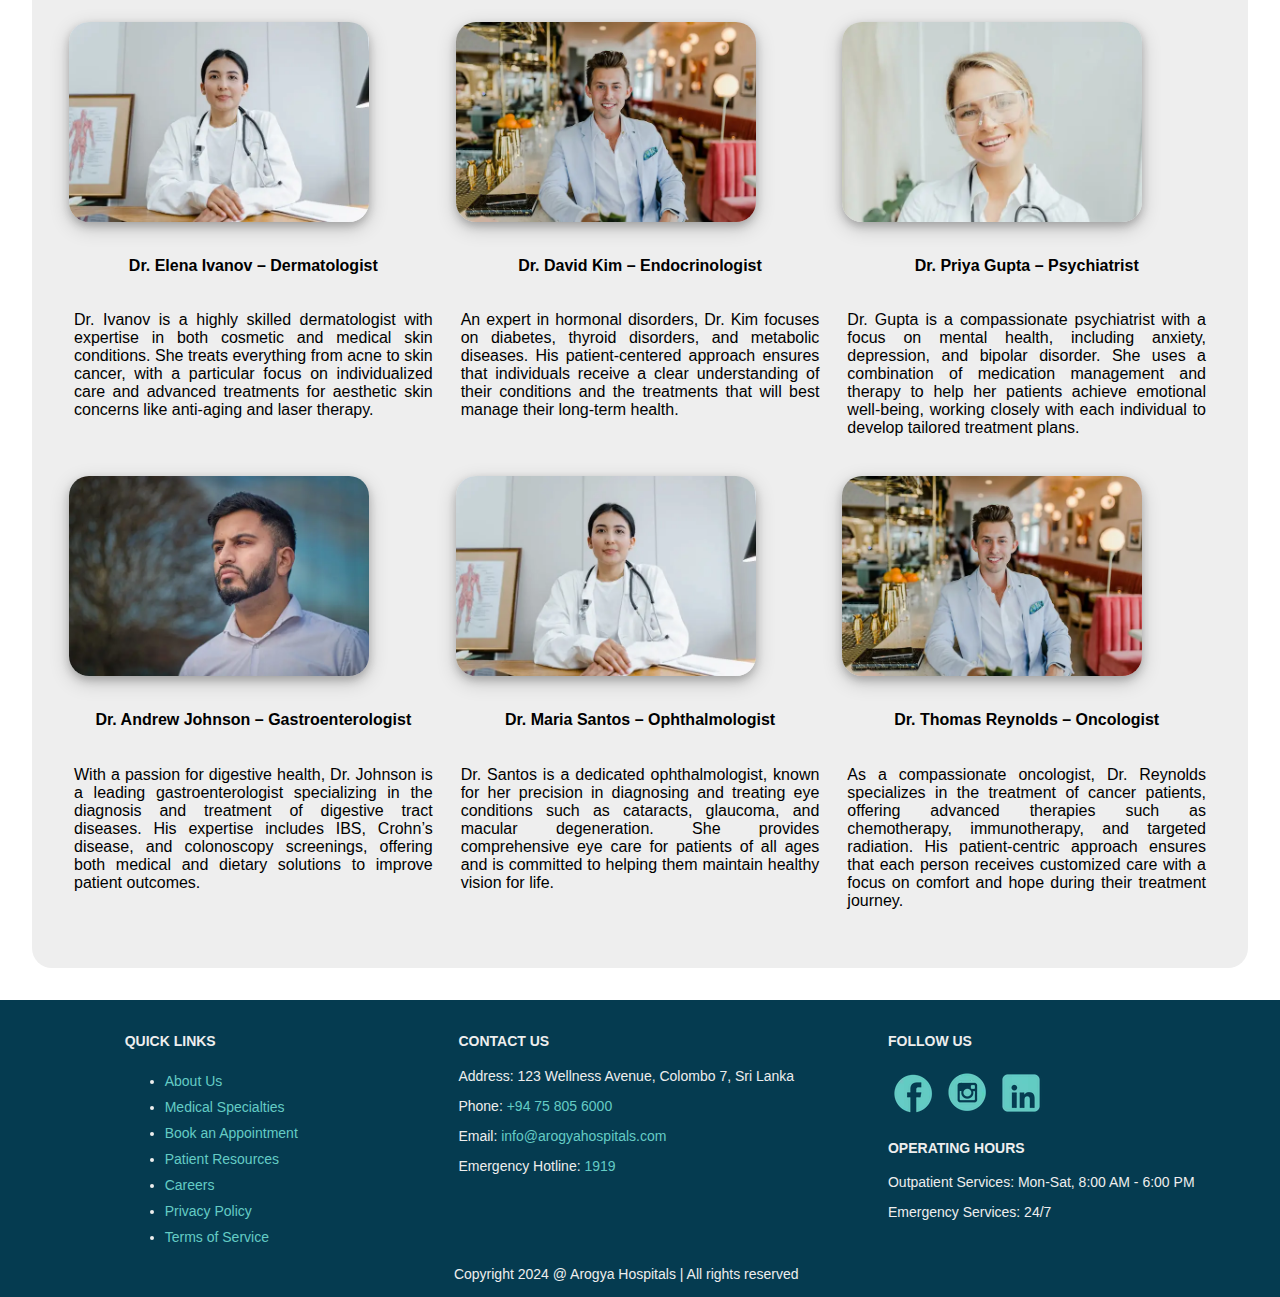
<file: doctors.html>
<!DOCTYPE html>
<html lang="en">
<head>
    <meta charset="UTF-8">
    <meta name="viewport" content="width=device-width, initial-scale=1.0">
    <title>Arogya Hospitals: Best Private Hospital in Sri Lanka</title>
    <link rel="apple-touch-icon" sizes="180x180" href="./favicons/apple-touch-icon.png">
    <link rel="icon" type="image/png" sizes="32x32" href="./favicons/favicon-32x32.png">
    <link rel="icon" type="image/png" sizes="16x16" href="./favicons/favicon-16x16.png">
    <link rel="manifest" href="./favicons/site.webmanifest">
    <link rel="stylesheet" href="./styles/style.css">
    <script src="./script.js" defer></script>
</head>
<body>
    <!--Header section-->
    <header>
        <!--Top bar navigation-->
        <div class="header-top-bar">
            <a href="https://www.facebook.com/" target="_blank"><img class="social-icon" src="./images/fb-icon.webp"></a>
            <a href="https://www.instagram.com/" target="_blank"><img class="social-icon" src="./images/insta-icon.webp"></a>
            <a href="https://lk.linkedin.com/" target="_blank"><img class="social-icon" src="./images/linkedin-icon.webp"></a>  
            <a href="mailto:cb015415@students.apiit.lk"><img id="email-icon" class="social-icon" src="./images/email-icon.webp">info@arogyahospitals.com</a>
            <a href="tel:0758056000"><img id="tel-icon" class="social-icon" src="./images/phone-icon.webp">1919</a>
            <!--search bar-->
            <div class="search-bar">
                <form action="/action_page.php">
                <input type="text" placeholder="Search..." name="search">
                <button type="submit"><img class="social-icon" src="./images/search-icon.webp"></button>
                </form>
            </div>
        </div>
        <!--logo-->
        <div class="header-img-bar">
            <img src="./images/logo.webp">
        </div>
        <!--toggle for menu-->
        <div id="toggle" class="toggle">&#9776;</div>
        <!--Navigation bar-->
        <nav>
            <ul id="nav-links" class="nav-links">
                <li><a href="./index.html">Home</a></li>
                <li><a href="./about-us.html">About Us</a></li>
                <li><a href="./services.html">Our Services</a></li>
                <li><a href="./doctors.html" class="active">Medical Specialists</a></li>
                <li><a href="./consultation.html">Consultations</a></li>
                <li><a href="./patient-reg.html">Patient Registration</a></li>
                <li><a href="./pharmacy.html">Pharmacy</a></li>
            </ul>
        </nav>
    </header>
    <main>
        <section class="docs">
            <div class="top-docs">
                <div>
                    <img class="polaroid" src="./images/doctor-m.webp">
                    <div class="service-content">
                        <h4>Dr. John Hall</h4>
                        <h4>Medical Director</h4>
                    </div>
                </div>
                <div>
                    <img  class="polaroid" src="./images/doctor-f.webp">
                    <div class="service-content">
                        <h4>Dr. Jane Smith</h4>
                        <h4>Hospital Director</h4>
                    </div>
                </div>
            </div>
            <div class="top-docs-desc">At Arogya Hospitals, we take pride in our team of highly skilled and dedicated medical professionals. Each doctor is committed to providing exceptional care and personalized treatment to ensure the best outcomes for our patients. Our doctors are not only experts in their respective fields but also compassionate caregivers who prioritize your well-being.</div>
        </section>
        <section class="doctor-grid">
            <div>
                <img class="polaroid" src="./images/doctor-f-2.webp">
                <div class="service-content">
                    <h4>Dr. Sarah Patel – Family Medicine</h4>
                    <p>Dr. Patel is a compassionate family medicine physician with over 10 years of experience. She provides comprehensive care to patients of all ages, focusing on preventive health, chronic disease management, and patient education. Her approachable nature and personalized treatment plans make her a favorite among families seeking holistic care.</p>
                </div>
            </div>
            <div>
                <img class="polaroid" src="./images/doctor-m-2.webp">
                <div class="service-content">
                    <h4>Dr. Michael Roberts – Cardiologist</h4>
                    <p>With an in-depth understanding of heart health, Dr. Roberts is a renowned cardiologist specializing in diagnosing and treating cardiovascular conditions. He is committed to using the latest technological advancements to offer minimally invasive procedures and cutting-edge treatments, empowering patients to live healthier, longer lives.</p>
                </div>
            </div>
            <div>
                <img class="polaroid" src="./images/doctor-f.webp">
                <div class="service-content">
                    <h4>Dr. Lisa Nguyen – Pediatrician</h4>
                    <p>Dr. Nguyen is a dedicated pediatrician with a warm, friendly demeanor that puts both children and their parents at ease. She specializes in infant and child health, ensuring that her young patients receive the best possible care, from routine checkups to the treatment of complex conditions.</p>
                </div>
            </div>
            <div>
                <img class="polaroid" src="./images/doctor-m.webp">
                <div class="service-content">
                    <h4>Dr. Raj Mehta – Neurologist</h4>
                    <p>Dr. Mehta is a board-certified neurologist who specializes in treating disorders of the brain and nervous system. His expertise includes migraines, epilepsy, stroke, and Parkinson’s disease. With a patient-first philosophy, he emphasizes education and lifestyle adjustments alongside medical interventions for comprehensive care.</p>
                </div>
            </div>
            <div>
                <img class="polaroid" src="./images/doctor-f-2.webp">
                <div class="service-content">
                    <h4>Dr. Jennifer Morales – Obstetrician/Gynecologist (OB/GYN)</h4>
                    <p>Dr. Morales is a leading OB/GYN who provides expert care for women through all stages of life. From prenatal care to menopause management, she offers a supportive environment for women’s health, combining her extensive medical knowledge with a patient-centered approach.</p>
                </div>
            </div>
            <div>
                <img class="polaroid" src="./images/doctor-m-2.webp">
                <div class="service-content">
                    <h4>Dr. James Carter – Orthopedic Surgeon</h4>
                    <p>Specializing in joint replacement and sports injuries, Dr. Carter is an experienced orthopedic surgeon known for his skill in minimally invasive procedures. He works closely with athletes and active individuals to ensure a swift recovery and a return to peak physical condition.</p>
                </div>
            </div>
            <div>
                <img class="polaroid" src="./images/doctor-f.webp">
                <div class="service-content">
                    <h4>Dr. Elena Ivanov – Dermatologist</h4>
                    <p>Dr. Ivanov is a highly skilled dermatologist with expertise in both cosmetic and medical skin conditions. She treats everything from acne to skin cancer, with a particular focus on individualized care and advanced treatments for aesthetic skin concerns like anti-aging and laser therapy.</p>
                </div>
            </div>
            <div>
                <img class="polaroid" src="./images/doctor-m.webp">
                <div class="service-content">
                    <h4>Dr. David Kim – Endocrinologist</h4>
                    <p>An expert in hormonal disorders, Dr. Kim focuses on diabetes, thyroid disorders, and metabolic diseases. His patient-centered approach ensures that individuals receive a clear understanding of their conditions and the treatments that will best manage their long-term health.</p>
                </div>
            </div>
            <div>
                <img class="polaroid" src="./images/doctor-f-2.webp">
                <div class="service-content">
                    <h4>Dr. Priya Gupta – Psychiatrist</h4>
                    <p>Dr. Gupta is a compassionate psychiatrist with a focus on mental health, including anxiety, depression, and bipolar disorder. She uses a combination of medication management and therapy to help her patients achieve emotional well-being, working closely with each individual to develop tailored treatment plans.</p>
                </div>
            </div>
            <div>
                <img class="polaroid" src="./images/doctor-m-2.webp">
                <div class="service-content">
                    <h4>Dr. Andrew Johnson – Gastroenterologist</h4>
                    <p>With a passion for digestive health, Dr. Johnson is a leading gastroenterologist specializing in the diagnosis and treatment of digestive tract diseases. His expertise includes IBS, Crohn’s disease, and colonoscopy screenings, offering both medical and dietary solutions to improve patient outcomes.</p>
                </div>
            </div>
            <div>
                <img class="polaroid" src="./images/doctor-f.webp">
                <div class="service-content">
                    <h4>Dr. Maria Santos – Ophthalmologist</h4>
                    <p>Dr. Santos is a dedicated ophthalmologist, known for her precision in diagnosing and treating eye conditions such as cataracts, glaucoma, and macular degeneration. She provides comprehensive eye care for patients of all ages and is committed to helping them maintain healthy vision for life.</p>
                </div>
            </div>
            <div>
                <img class="polaroid" src="./images/doctor-m.webp">
                <div class="service-content">
                    <h4>Dr. Thomas Reynolds – Oncologist</h4>
                    <p>As a compassionate oncologist, Dr. Reynolds specializes in the treatment of cancer patients, offering advanced therapies such as chemotherapy, immunotherapy, and targeted radiation. His patient-centric approach ensures that each person receives customized care with a focus on comfort and hope during their treatment journey.</p>
                </div>
            </div>
        </section>
    </main>
    <!--Footer-->
    <footer>
        <div id="footer-q-links" class="footer-element">
            <h4>QUICK LINKS</h4>
            <ul>
              <li><a href="./about-us.html" target="_blank">About Us</a></li>
              <li><a href="./doctors.html" target="_blank">Medical Specialties</a></li>
              <li><a href="./consultation.html" target="_blank">Book an Appointment</a></li>
              <li><a href="./services.html" target="_blank">Patient Resources</a></li>
              <li><a href="./doctors.html" target="_blank">Careers</a></li>
              <li><a href="#" target="_blank">Privacy Policy</a></li>
              <li><a href="#" target="_blank">Terms of Service</a></li>
            </ul>
        </div>
        <div id="footer-contacts" class="footer-element">
            <h4>CONTACT US</h4>
            <p>Address: 123 Wellness Avenue, Colombo 7, Sri Lanka</p>
            <p>Phone: <a src="tel:0758056000">+94 75 805 6000</a></p>
            <p>Email: <a href="mailto:cb015415@students.apiit.lk">info@arogyahospitals.com</a></p>
            <p>Emergency Hotline: <a src="tel:0758056000">1919</a></p>
        </div>
        <div id="footer-socials" class="footer-element">
            <h4>FOLLOW US</h4>
            <a href="https://www.facebook.com/" target="_blank"><img class="social-icon-footer" src="./images/fb-icon.webp"></a>
            <a href="https://www.instagram.com/" target="_blank"><img class="social-icon-footer" src="./images/insta-icon.webp"></a>
            <a href="https://lk.linkedin.com/" target="_blank"><img class="social-icon-footer" src="./images/linkedin-icon.webp"></a>
            <h4>OPERATING HOURS</h4>
            <p>Outpatient Services: Mon-Sat, 8:00 AM - 6:00 PM</p>
            <p>Emergency Services: 24/7</p>
        </div>
        <!--copyright-->
        <div id="copyright-bar" class="footer-element">Copyright 2024 @ Arogya Hospitals | All rights reserved</div>
        <!--References
        <a href="https://www.vecteezy.com/free-photos/hospital">Hospital Stock photos by Vecteezy</a>-->
    </footer>
    <script src="./js/main.js"></script> 
</body>
</html>
</file>
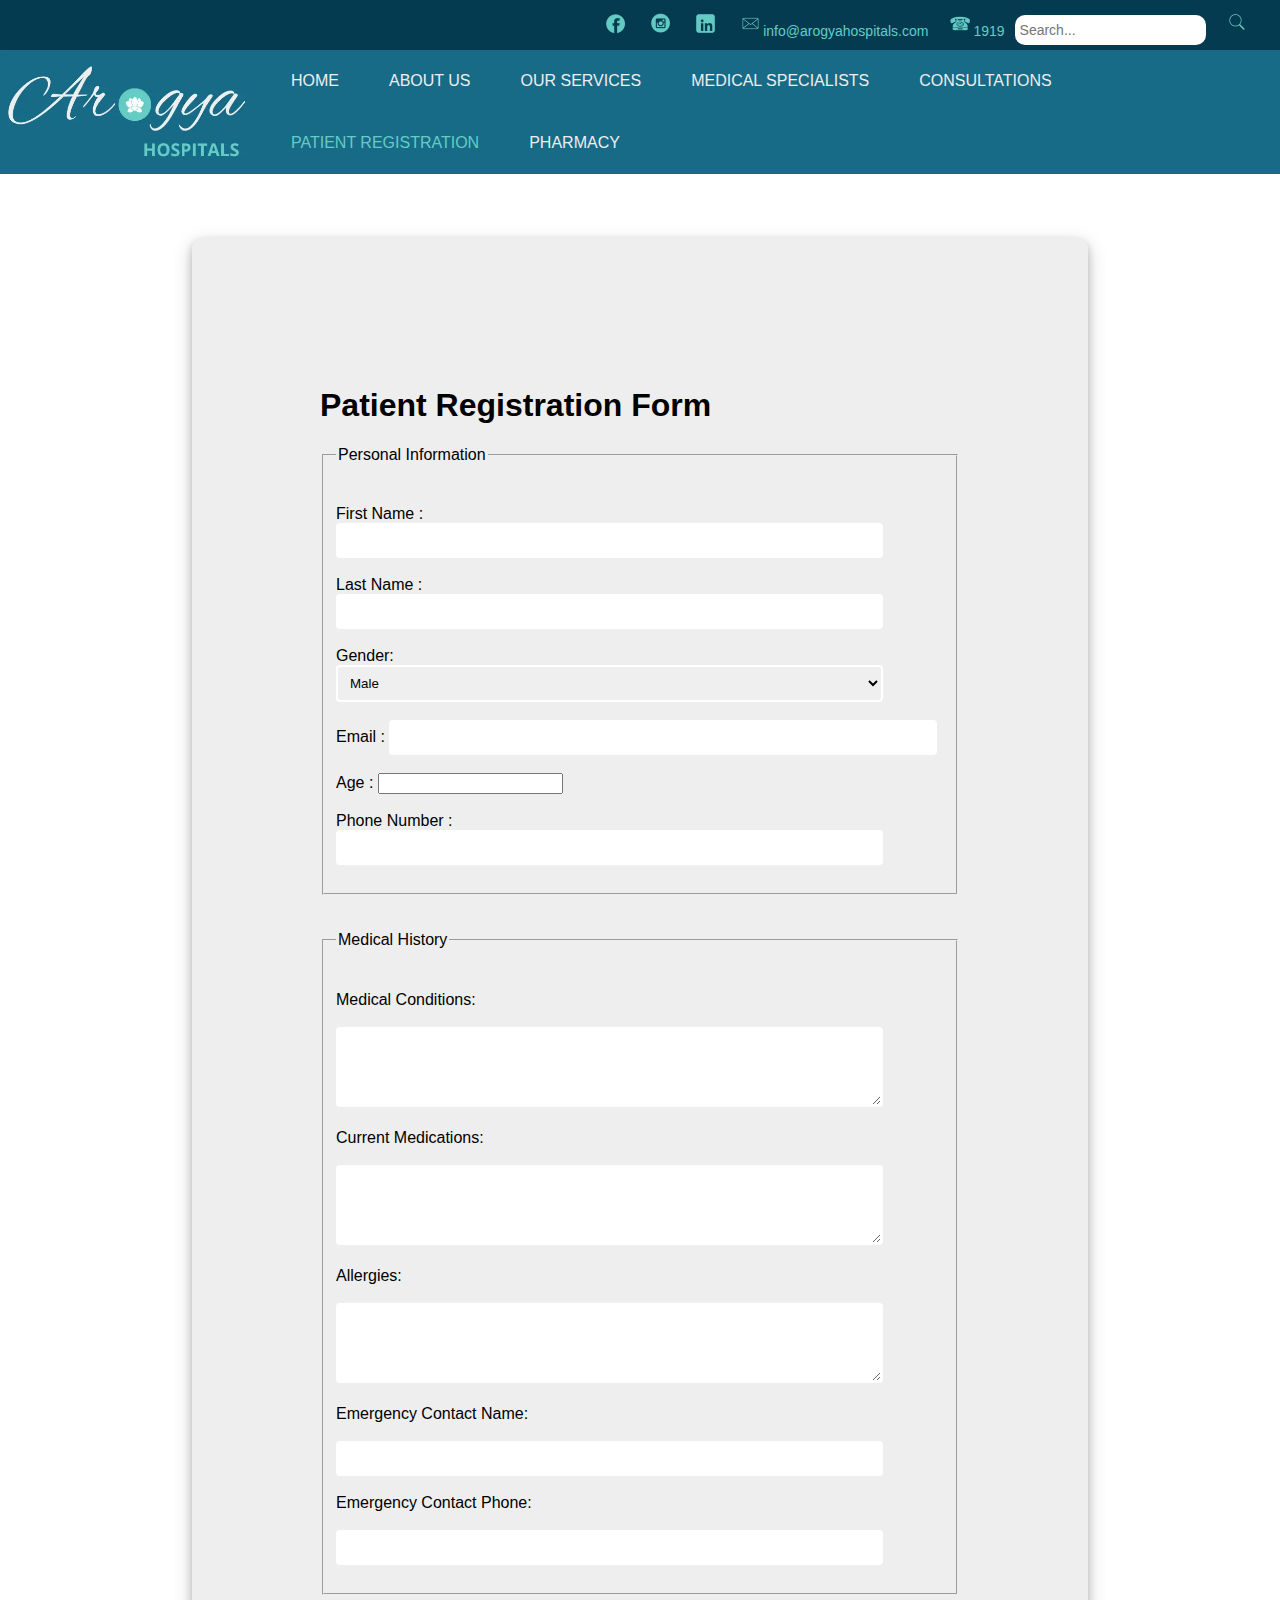
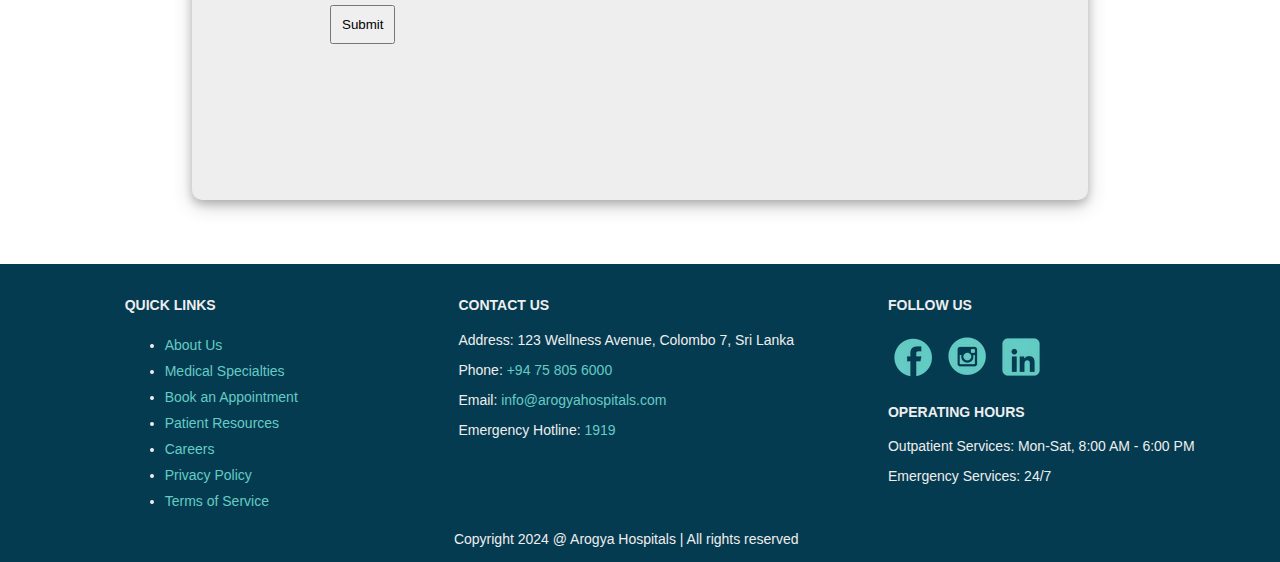
<file: patient-reg.html>
<!DOCTYPE html>
<html lang="en">
<head>
    <meta charset="UTF-8">
    <meta name="viewport" content="width=device-width, initial-scale=1.0">
    <title>Arogya Hospitals: Best Private Hospital in Sri Lanka</title>
    <link rel="apple-touch-icon" sizes="180x180" href="./favicons/apple-touch-icon.png">
    <link rel="icon" type="image/png" sizes="32x32" href="./favicons/favicon-32x32.png">
    <link rel="icon" type="image/png" sizes="16x16" href="./favicons/favicon-16x16.png">
    <link rel="manifest" href="./favicons/site.webmanifest">
    <link rel="stylesheet" href="./styles/style.css">
    <script src="./script.js" defer></script>
</head>
<body>
    <!--Header section-->
    <header>
        <!--Top bar navigation-->
        <div class="header-top-bar">
            <a href="https://www.facebook.com/" target="_blank"><img class="social-icon" src="./images/fb-icon.webp"></a>
            <a href="https://www.instagram.com/" target="_blank"><img class="social-icon" src="./images/insta-icon.webp"></a>
            <a href="https://lk.linkedin.com/" target="_blank"><img class="social-icon" src="./images/linkedin-icon.webp"></a>  
            <a href="mailto:cb015415@students.apiit.lk"><img id="email-icon" class="social-icon" src="./images/email-icon.webp">info@arogyahospitals.com</a>
            <a href="tel:0758056000"><img id="tel-icon" class="social-icon" src="./images/phone-icon.webp">1919</a>
            <!--search bar-->
            <div class="search-bar">
                <form action="/action_page.php">
                <input type="text" placeholder="Search..." name="search">
                <button type="submit"><img class="social-icon" src="./images/search-icon.webp"></button>
                </form>
            </div>
        </div>
        <!--logo-->
        <div class="header-img-bar">
            <img src="./images/logo.webp">
        </div>
        <!--toggle for menu-->
        <div id="toggle" class="toggle">&#9776;</div>
        <!--Navigation bar-->
        <nav>
            <ul id="nav-links" class="nav-links">
                <li><a href="./index.html">Home</a></li>
                <li><a href="./about-us.html">About Us</a></li>
                <li><a href="./services.html">Our Services</a></li>
                <li><a href="./doctors.html">Medical Specialists</a></li>
                <li><a href="./consultation.html">Consultations</a></li>
                <li><a href="./patient-reg.html" class="active">Patient Registration</a></li>
                <li><a href="./pharmacy.html">Pharmacy</a></li>
            </ul>
        </nav>
    </header>
    <main>
        <section class="form">
            <form action="" method="">
                <h1>Patient Registration Form</h1>
                <fieldset>
                    <legend>Personal Information</legend><br><br>
                    <label for="fname">First Name :</label>
                    <input type="text" id="fname" name="lname" required><br><br>
                
                    <label for="lname">Last Name :</label>
                    <input type="text" id="lname" name="lname" required><br><br>

                    <label for="gender">Gender:</label>
                    <select id="gender" name="gender" required>
                        <option value="male">Male</option>
                        <option value="female">Female</option>
                        <option value="other">Other</option>
                    </select><br><br>
                
                    <label for="email">Email :</label>
                    <input type="email" id="email" name="email" required><br><br>

                    <label for="age">Age :</label>
                    <input type="number" id="age" name="age" required><br><br>
                    <label for="phone">Phone Number :</label>
                    <input type="tel" id="phone" name="phone" required><br><br>
                </fieldset><br><br>
                <fieldset>
                    <legend>Medical History</legend><br><br>
                    <label for="med-conditions">Medical Conditions:</label><br><br>
                    <textarea id="med-conditions" name="med-conditions" rows="4"></textarea><br><br>
                    
                    <label for="meds">Current Medications:</label><br><br>
                    <textarea id="meds" name="meds" rows="4"></textarea><br><br>
                    
                    <label for="allergies">Allergies:</label><br><br>
                    <textarea id="allergies" name="allergies" rows="4"></textarea><br><br>
                    
                    <label for="emergency-contact">Emergency Contact Name:</label><br><br>
                    <input type="text" id="emergency-contact" name="emergency-contact" required><br><br>
                    
                    <label for="emergency-phone">Emergency Contact Phone:</label><br><br>
                    <input type="tel" id="emergency-phone" name="emergency-phone" required><br><br>
                </fieldset>
                <input class="submit-button" type="submit" value="Submit"><br><br>     
            </form>
        </section>
    </main>
    <!--Footer-->
    <footer>
        <div id="footer-q-links" class="footer-element">
            <h4>QUICK LINKS</h4>
            <ul>
              <li><a href="./about-us.html" target="_blank">About Us</a></li>
              <li><a href="./doctors.html" target="_blank">Medical Specialties</a></li>
              <li><a href="./consultation.html" target="_blank">Book an Appointment</a></li>
              <li><a href="./services.html" target="_blank">Patient Resources</a></li>
              <li><a href="./doctors.html" target="_blank">Careers</a></li>
              <li><a href="#" target="_blank">Privacy Policy</a></li>
              <li><a href="#" target="_blank">Terms of Service</a></li>
            </ul>
        </div>
        <div id="footer-contacts" class="footer-element">
            <h4>CONTACT US</h4>
            <p>Address: 123 Wellness Avenue, Colombo 7, Sri Lanka</p>
            <p>Phone: <a src="tel:0758056000">+94 75 805 6000</a></p>
            <p>Email: <a href="mailto:cb015415@students.apiit.lk">info@arogyahospitals.com</a></p>
            <p>Emergency Hotline: <a src="tel:0758056000">1919</a></p>
        </div>
        <div id="footer-socials" class="footer-element">
            <h4>FOLLOW US</h4>
            <a href="https://www.facebook.com/" target="_blank"><img class="social-icon-footer" src="./images/fb-icon.webp"></a>
            <a href="https://www.instagram.com/" target="_blank"><img class="social-icon-footer" src="./images/insta-icon.webp"></a>
            <a href="https://lk.linkedin.com/" target="_blank"><img class="social-icon-footer" src="./images/linkedin-icon.webp"></a>
            <h4>OPERATING HOURS</h4>
            <p>Outpatient Services: Mon-Sat, 8:00 AM - 6:00 PM</p>
            <p>Emergency Services: 24/7</p>
        </div>
        <!--copyright-->
        <div id="copyright-bar" class="footer-element">Copyright 2024 @ Arogya Hospitals | All rights reserved</div>
        <!--References
        <a href="https://www.vecteezy.com/free-photos/hospital">Hospital Stock photos by Vecteezy</a>-->
    </footer>
    <script src="./js/main.js"></script>
</body>
</html>
</file>
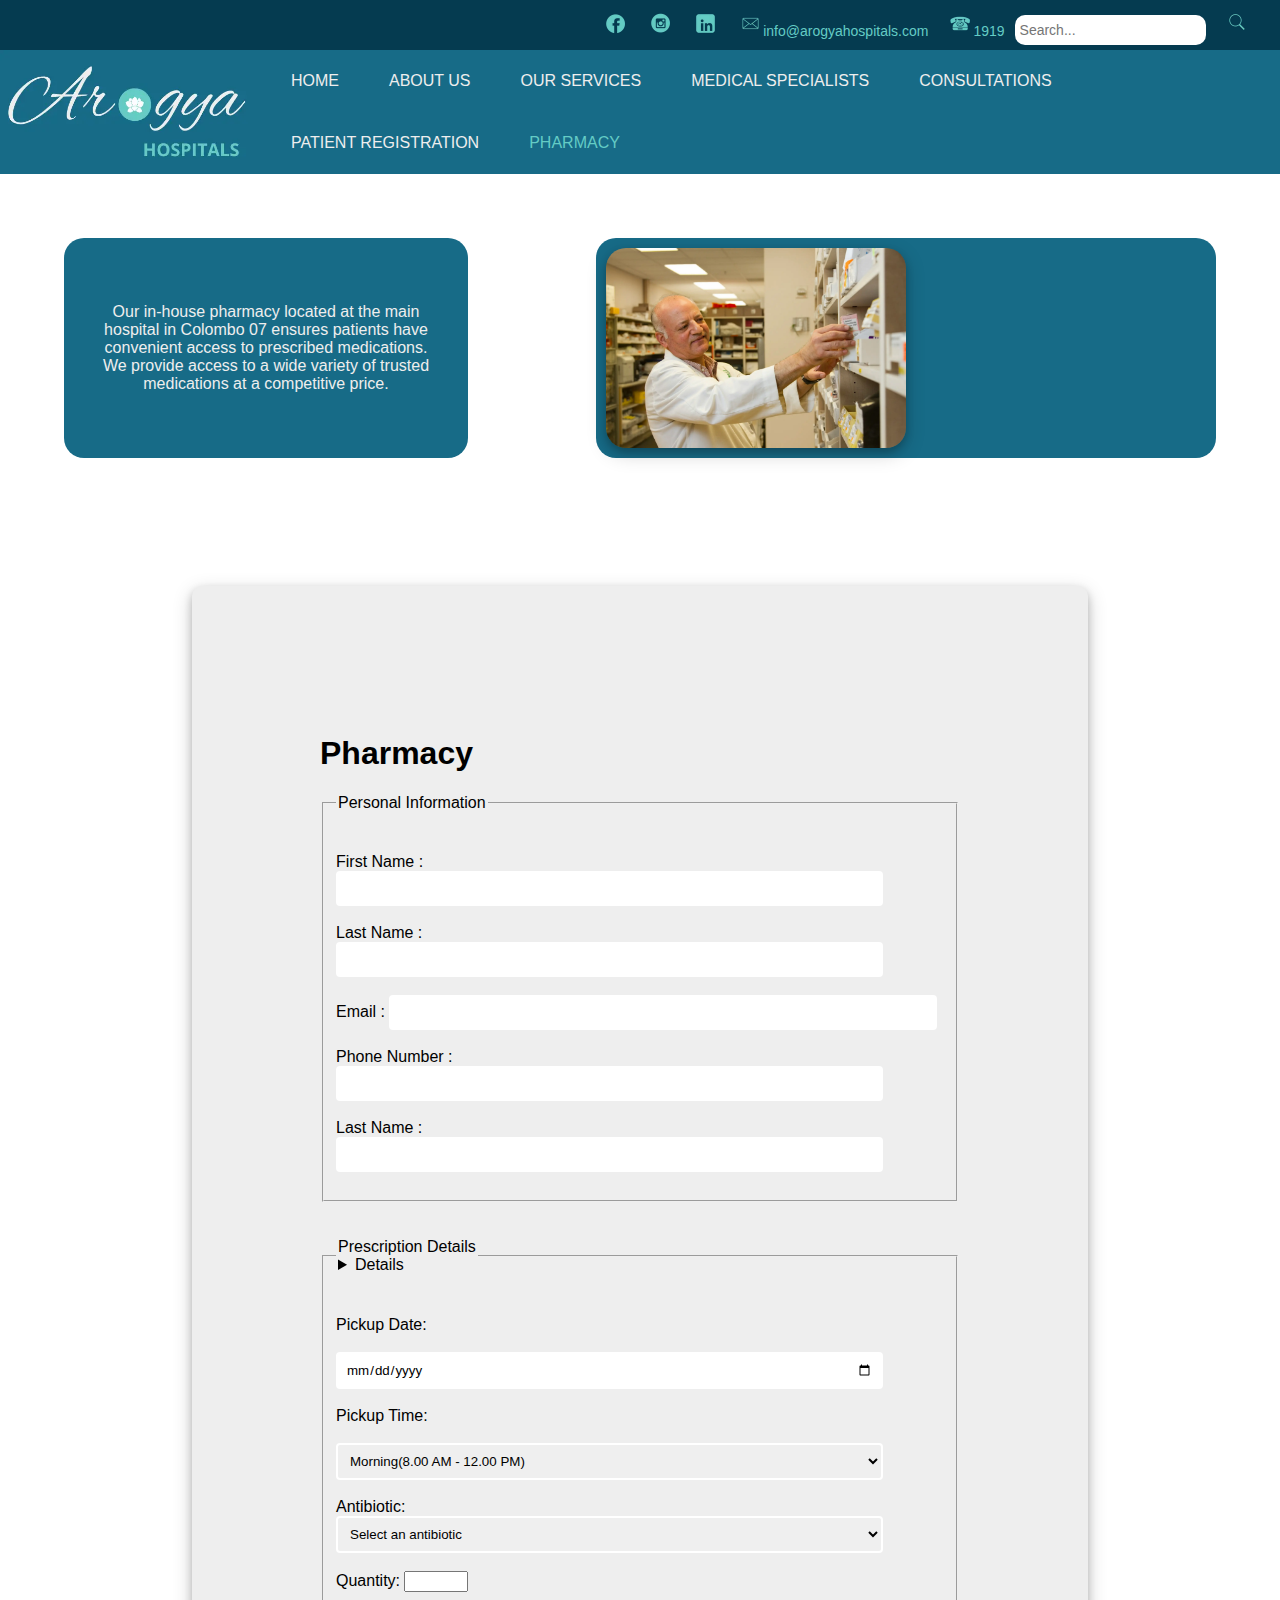
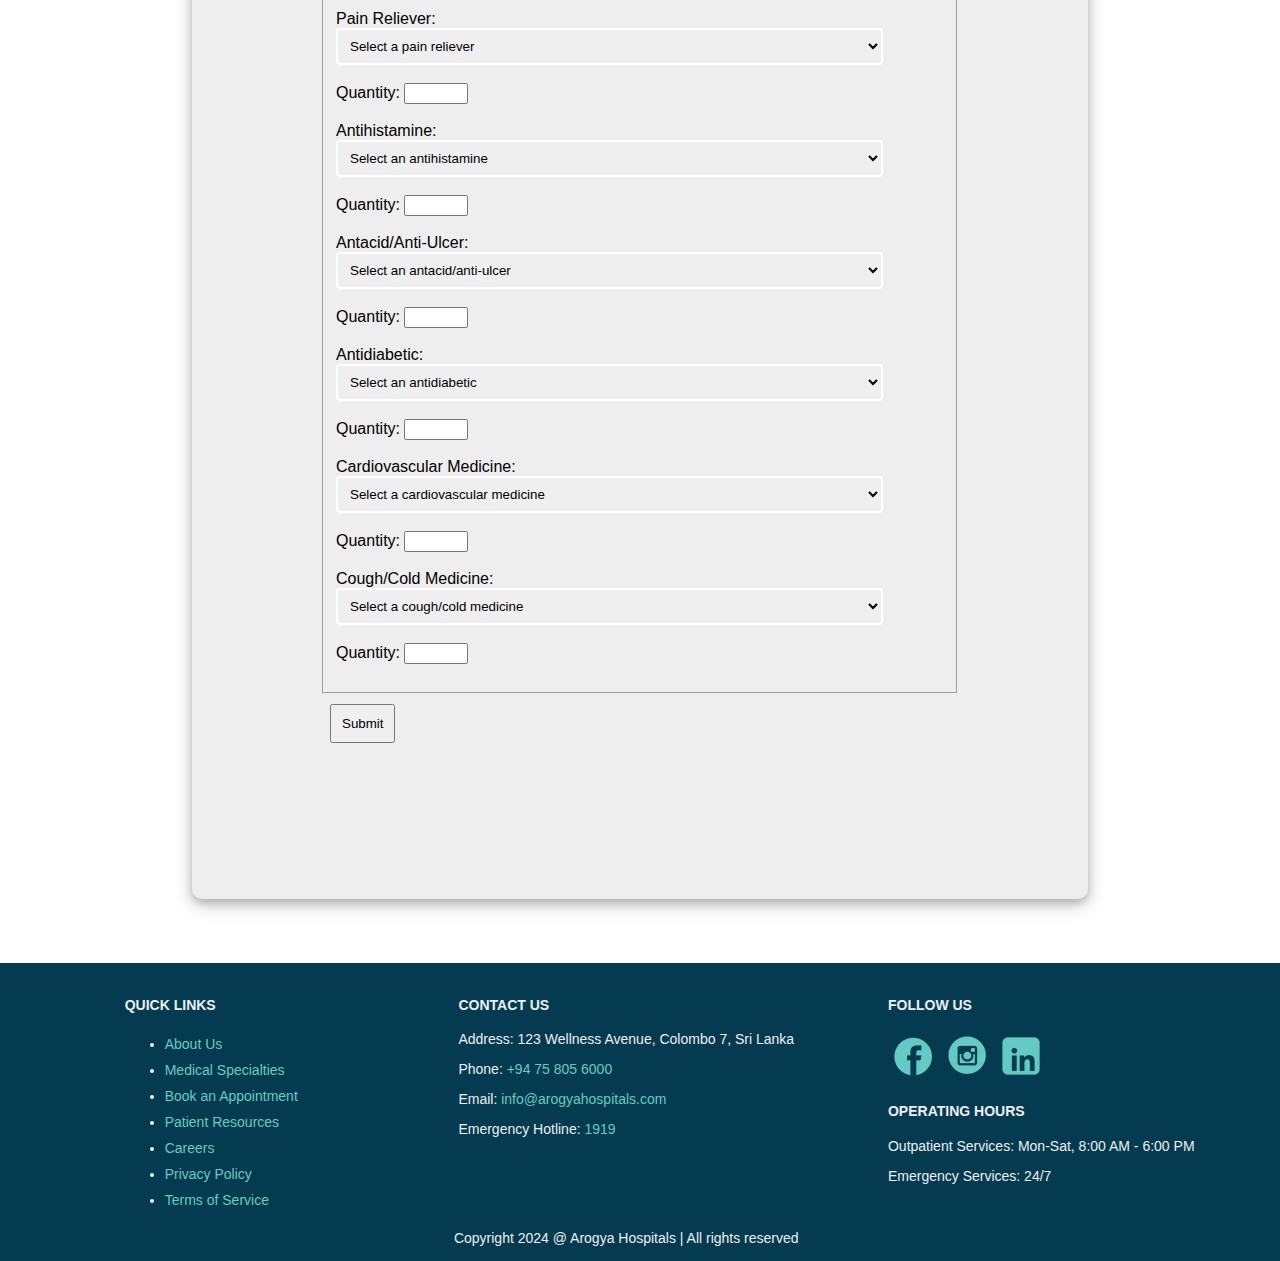
<file: pharmacy.html>
<!DOCTYPE html>
<html lang="en">
<head>
    <meta charset="UTF-8">
    <meta name="viewport" content="width=device-width, initial-scale=1.0">
    <title>Arogya Hospitals: Best Private Hospital in Sri Lanka</title>
    <link rel="apple-touch-icon" sizes="180x180" href="./favicons/apple-touch-icon.png">
    <link rel="icon" type="image/png" sizes="32x32" href="./favicons/favicon-32x32.png">
    <link rel="icon" type="image/png" sizes="16x16" href="./favicons/favicon-16x16.png">
    <link rel="manifest" href="./favicons/site.webmanifest">
    <link rel="stylesheet" href="./styles/style.css">
    <script src="./script.js" defer></script>
</head>
<body>
    <!--Header section-->
    <header>
        <!--Top bar navigation-->
        <div class="header-top-bar">
            <a href="https://www.facebook.com/" target="_blank"><img class="social-icon" src="./images/fb-icon.webp"></a>
            <a href="https://www.instagram.com/" target="_blank"><img class="social-icon" src="./images/insta-icon.webp"></a>
            <a href="https://lk.linkedin.com/" target="_blank"><img class="social-icon" src="./images/linkedin-icon.webp"></a>  
            <a href="mailto:cb015415@students.apiit.lk"><img id="email-icon" class="social-icon" src="./images/email-icon.webp">info@arogyahospitals.com</a>
            <a href="tel:0758056000"><img id="tel-icon" class="social-icon" src="./images/phone-icon.webp">1919</a>
            <!--search bar-->
            <div class="search-bar">
                <form action="/action_page.php">
                <input type="text" placeholder="Search..." name="search">
                <button type="submit"><img class="social-icon" src="./images/search-icon.webp"></button>
                </form>
            </div>
        </div>
        <!--logo-->
        <div class="header-img-bar">
            <img src="./images/logo.webp">
        </div>
        <!--toggle for menu-->
        <div id="toggle" class="toggle">&#9776;</div>
        <!--Navigation bar-->
        <nav>
            <ul id="nav-links" class="nav-links">
                <li><a href="./index.html">Home</a></li>
                <li><a href="./about-us.html">About Us</a></li>
                <li><a href="./services.html">Our Services</a></li>
                <li><a href="./doctors.html">Medical Specialists</a></li>
                <li><a href="./consultation.html">Consultations</a></li>
                <li><a href="./patient-reg.html">Patient Registration</a></li>
                <li><a href="./pharmacy.html" class="active">Pharmacy</a></li>
            </ul>
        </nav>
    </header>
    <main>
        <section class="docs">
            <div class="top-docs-desc"><p>Our in-house pharmacy located at the main hospital in Colombo 07 ensures patients have convenient access to prescribed medications. We provide access to a wide variety of trusted medications at a competitive price.</p></div>
            <div class="top-docs">
                <img class="polaroid" src="./images/pharmmain2.webp" width="300px" height="200px">
                <iframe src="https://www.google.com/maps/embed?pb=!1m14!1m8!1m3!1d15843.062630415658!2d79.8612289!3d6.9185953!3m2!1i1024!2i768!4f13.1!3m3!1m2!1s0x3ae2596d3cb8fe07%3A0x2b0ae2edd563a661!2sAsia%20Pacific%20Institute%20of%20Information%20Technology%20(APIIT)!5e0!3m2!1sen!2slk!4v1726153508119!5m2!1sen!2slk" width="300" height="200" style="border:0;" allowfullscreen="" loading="lazy" referrerpolicy="no-referrer-when-downgrade"></iframe>
            </div>
        </section>
        <section class="form">
            <form action="" method="">
                <h1>Pharmacy</h1>
                <fieldset>
                    <legend>Personal Information</legend><br><br>
                    <label for="fname">First Name :</label>
                    <input type="text" id="fname" name="lname" required><br><br>
                
                    <label for="lname">Last Name :</label>
                    <input type="text" id="lname" name="lname" required><br><br>
                
                    <label for="email">Email :</label>
                    <input type="email" id="email" name="email" required><br><br>

                    <label for="phone">Phone Number :</label>
                    <input type="tel" id="phone" name="phone" required><br><br>

                    <label for="address">Last Name :</label>
                    <input type="text" id="address" name="address" required><br><br>
                </fieldset><br><br>
                <fieldset>
                    <legend>Prescription Details<Details></Details></legend><br><br>
                    
                    <label for="date">Pickup Date:</label><br><br>
                    <input type="date" id="date" name="date" value="" min="1997-01-01" max="2030-12-31" required><br><br>
                    
                    <label for="time">Pickup Time:</label><br><br>
                    <select id="time" name="time" required>
                        <option value="morning">Morning(8.00 AM - 12.00 PM)</option>
                        <option value="afternoon">Afternoon(12.00 PM - 3.00 PM)</option>
                        <option value="evening">Evening(3.00 PM - 5.00 PM)</option>
                    </select><br><br>

                    <!-- Antibiotics Drop-Down List -->
                    <label for="antibiotic">Antibiotic:</label>
                    <select id="antibiotic" name="antibiotic">
                        <option value="" disabled selected>Select an antibiotic</option>
                        <option value="amoxicillin">Amoxicillin</option>
                        <option value="azithromycin">Azithromycin</option>
                        <option value="ciprofloxacin">Ciprofloxacin</option>
                        <option value="doxycycline">Doxycycline</option>
                        <option value="metronidazole">Metronidazole</option>
                    </select><br><br>
                    <label for="antibiotic-quantity">Quantity:</label>
                    <input type="number" id="antibiotic-quantity" name="antibioticQuantity" min="1" max="100"><br><br>

                    <!-- Pain Relievers Drop-Down List -->
                    <label for="pain-reliever">Pain Reliever:</label>
                    <select id="pain-reliever" name="painReliever">
                        <option value="" disabled selected>Select a pain reliever</option>
                        <option value="paracetamol">Paracetamol (Acetaminophen)</option>
                        <option value="ibuprofen">Ibuprofen</option>
                        <option value="aspirin">Aspirin</option>
                        <option value="diclofenac">Diclofenac</option>
                        <option value="naproxen">Naproxen</option>
                    </select><br><br>
                    <label for="pain-reliever-quantity">Quantity:</label>
                    <input type="number" id="pain-reliever-quantity" name="painRelieverQuantity" min="1" max="100"><br><br>

                    <!-- Antihistamines Drop-Down List -->
                    <label for="antihistamine">Antihistamine:</label>
                    <select id="antihistamine" name="antihistamine">
                        <option value="" disabled selected>Select an antihistamine</option>
                        <option value="loratadine">Loratadine</option>
                        <option value="cetirizine">Cetirizine</option>
                        <option value="diphenhydramine">Diphenhydramine</option>
                        <option value="fexofenadine">Fexofenadine</option>
                        <option value="chlorpheniramine">Chlorpheniramine</option>
                    </select><br><br>
                    <label for="antihistamine-quantity">Quantity:</label>
                    <input type="number" id="antihistamine-quantity" name="antihistamineQuantity" min="1" max="100"><br><br>

                    <!-- Antacids & Anti-Ulcer Drop-Down List -->
                    <label for="antacid">Antacid/Anti-Ulcer:</label>
                    <select id="antacid" name="antacid">
                        <option value="" disabled selected>Select an antacid/anti-ulcer</option>
                        <option value="omeprazole">Omeprazole</option>
                        <option value="ranitidine">Ranitidine</option>
                        <option value="pantoprazole">Pantoprazole</option>
                        <option value="esomeprazole">Esomeprazole</option>
                        <option value="famotidine">Famotidine</option>
                    </select><br><br>
                    <label for="antacid-quantity">Quantity:</label>
                    <input type="number" id="antacid-quantity" name="antacidQuantity" min="1" max="100"><br><br>

                    <!-- Antidiabetic Drop-Down List -->
                    <label for="antidiabetic">Antidiabetic:</label>
                    <select id="antidiabetic" name="antidiabetic">
                        <option value="" disabled selected>Select an antidiabetic</option>
                        <option value="metformin">Metformin</option>
                        <option value="glibenclamide">Glibenclamide</option>
                        <option value="glipizide">Glipizide</option>
                        <option value="insulin">Insulin (Various types)</option>
                        <option value="sitagliptin">Sitagliptin</option>
                    </select><br><br>
                    <label for="antidiabetic-quantity">Quantity:</label>
                    <input type="number" id="antidiabetic-quantity" name="antidiabeticQuantity" min="1" max="100"><br><br>

                    <!-- Cardiovascular Medicines Drop-Down List -->
                    <label for="cardiovascular">Cardiovascular Medicine:</label>
                    <select id="cardiovascular" name="cardiovascular">
                        <option value="" disabled selected>Select a cardiovascular medicine</option>
                        <option value="amlodipine">Amlodipine</option>
                        <option value="atenolol">Atenolol</option>
                        <option value="losartan">Losartan</option>
                        <option value="enalapril">Enalapril</option>
                        <option value="bisoprolol">Bisoprolol</option>
                    </select><br><br>
                    <label for="cardiovascular-quantity">Quantity:</label>
                    <input type="number" id="cardiovascular-quantity" name="cardiovascularQuantity" min="1" max="100"><br><br>

                    <!-- Cough and Cold Medicines Drop-Down List -->
                    <label for="cough-medicine">Cough/Cold Medicine:</label>
                    <select id="cough-medicine" name="coughMedicine">
                        <option value="" disabled selected>Select a cough/cold medicine</option>
                        <option value="dextromethorphan">Dextromethorphan</option>
                        <option value="guaifenesin">Guaifenesin</option>
                        <option value="phenylephrine">Phenylephrine</option>
                        <option value="pseudoephedrine">Pseudoephedrine</option>
                        <option value="bromhexine">Bromhexine</option>
                    </select><br><br>
                    <label for="cough-medicine-quantity">Quantity:</label>
                    <input type="number" id="cough-medicine-quantity" name="coughMedicineQuantity" min="1" max="100"><br><br>
                </fieldset>
                <input class="submit-button" type="submit" value="Submit"><br><br>     
            </form>
        </section>
    </main>
    <!--Footer-->
    <footer>
        <div id="footer-q-links" class="footer-element">
            <h4>QUICK LINKS</h4>
            <ul>
              <li><a href="./about-us.html" target="_blank">About Us</a></li>
              <li><a href="./doctors.html" target="_blank">Medical Specialties</a></li>
              <li><a href="./consultation.html" target="_blank">Book an Appointment</a></li>
              <li><a href="./services.html" target="_blank">Patient Resources</a></li>
              <li><a href="./doctors.html" target="_blank">Careers</a></li>
              <li><a href="#" target="_blank">Privacy Policy</a></li>
              <li><a href="#" target="_blank">Terms of Service</a></li>
            </ul>
        </div>
        <div id="footer-contacts" class="footer-element">
            <h4>CONTACT US</h4>
            <p>Address: 123 Wellness Avenue, Colombo 7, Sri Lanka</p>
            <p>Phone: <a src="tel:0758056000">+94 75 805 6000</a></p>
            <p>Email: <a href="mailto:cb015415@students.apiit.lk">info@arogyahospitals.com</a></p>
            <p>Emergency Hotline: <a src="tel:0758056000">1919</a></p>
        </div>
        <div id="footer-socials" class="footer-element">
            <h4>FOLLOW US</h4>
            <a href="https://www.facebook.com/" target="_blank"><img class="social-icon-footer" src="./images/fb-icon.webp"></a>
            <a href="https://www.instagram.com/" target="_blank"><img class="social-icon-footer" src="./images/insta-icon.webp"></a>
            <a href="https://lk.linkedin.com/" target="_blank"><img class="social-icon-footer" src="./images/linkedin-icon.webp"></a>
            <h4>OPERATING HOURS</h4>
            <p>Outpatient Services: Mon-Sat, 8:00 AM - 6:00 PM</p>
            <p>Emergency Services: 24/7</p>
        </div>
        <!--copyright-->
        <div id="copyright-bar" class="footer-element">Copyright 2024 @ Arogya Hospitals | All rights reserved</div>
        <!--References
        <a href="https://www.vecteezy.com/free-photos/hospital">Hospital Stock photos by Vecteezy</a>-->
    </footer>
    <script src="./js/main.js"></script>
</body>
</html>
</file>
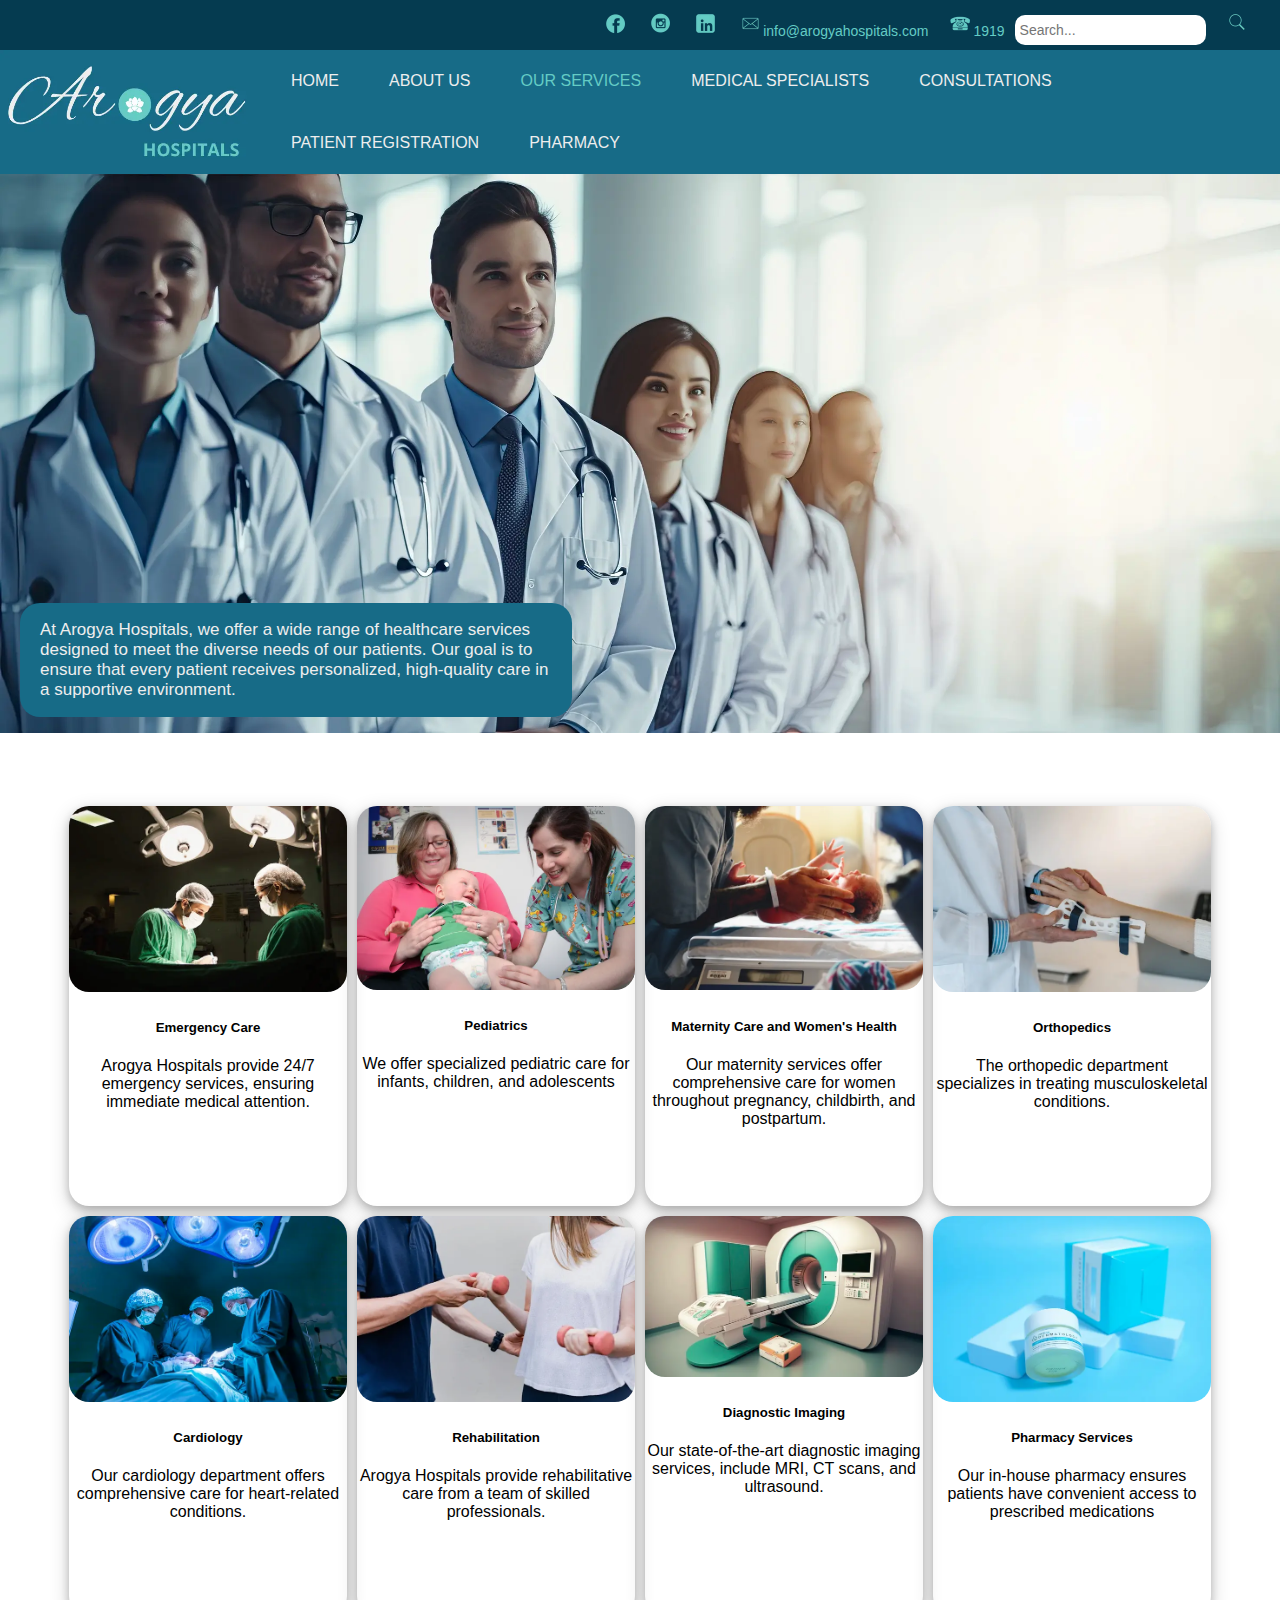
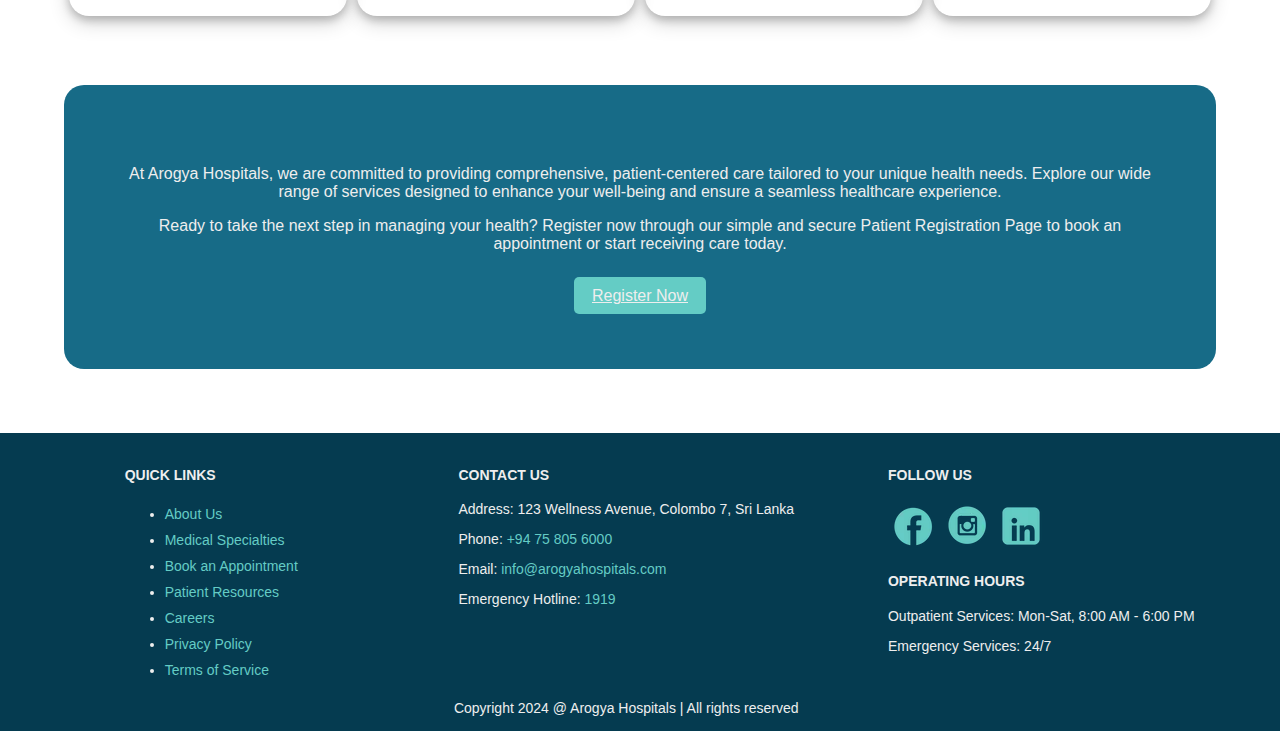
<file: services.html>
<!DOCTYPE html>
<html lang="en">
<head>
    <meta charset="UTF-8">
    <meta name="viewport" content="width=device-width, initial-scale=1.0">
    <title>Arogya Hospitals: Best Private Hospital in Sri Lanka</title>
    <link rel="apple-touch-icon" sizes="180x180" href="./favicons/apple-touch-icon.png">
    <link rel="icon" type="image/png" sizes="32x32" href="./favicons/favicon-32x32.png">
    <link rel="icon" type="image/png" sizes="16x16" href="./favicons/favicon-16x16.png">
    <link rel="manifest" href="./favicons/site.webmanifest">
    <link rel="stylesheet" href="./styles/style.css">
    <script src="./script.js" defer></script>
</head>
<body>
    <!--Header section-->
    <header>
        <!--Top bar navigation-->
        <div class="header-top-bar">
            <a href="https://www.facebook.com/" target="_blank"><img class="social-icon" src="./images/fb-icon.webp"></a>
            <a href="https://www.instagram.com/" target="_blank"><img class="social-icon" src="./images/insta-icon.webp"></a>
            <a href="https://lk.linkedin.com/" target="_blank"><img class="social-icon" src="./images/linkedin-icon.webp"></a>  
            <a href="mailto:cb015415@students.apiit.lk"><img id="email-icon" class="social-icon" src="./images/email-icon.webp">info@arogyahospitals.com</a>
            <a href="tel:0758056000"><img id="tel-icon" class="social-icon" src="./images/phone-icon.webp">1919</a>
            <!--search bar-->
            <div class="search-bar">
                <form action="/action_page.php">
                <input type="text" placeholder="Search..." name="search">
                <button type="submit"><img class="social-icon" src="./images/search-icon.webp"></button>
                </form>
            </div>
        </div>
        <!--logo-->
        <div class="header-img-bar">
            <img src="./images/logo.webp">
        </div>
        <!--toggle for menu-->
        <div id="toggle" class="toggle">&#9776;</div>
        <!--Navigation bar-->
        <nav>
            <ul id="nav-links" class="nav-links">
                <li><a href="./index.html">Home</a></li>
                <li><a href="./about-us.html">About Us</a></li>
                <li><a href="./services.html" class="active">Our Services</a></li>
                <li><a href="./doctors.html">Medical Specialists</a></li>
                <li><a href="./consultation.html">Consultations</a></li>
                <li><a href="./patient-reg.html">Patient Registration</a></li>
                <li><a href="./pharmacy.html">Pharmacy</a></li>
            </ul>
        </nav>
    </header>
    <main>
        <!--Main image-->
        <div class="parentimg">
            <img id="servicesmainimg" class="mainimg" src="./images/services-main.webp">
            <div class="child-text">
                <p>At Arogya Hospitals, we offer a wide range of healthcare services designed to meet the diverse needs of our patients. Our goal is to ensure that every patient receives personalized, high-quality care in a supportive environment.</p>
            </div>
        </div>
        <section class="services-gallery">
            <div class="polaroid">
                <img src="./images/surgery2.webp">
                <div class="service-content">
                    <h5>Emergency Care</h5>
                    <p>Arogya Hospitals provide 24/7 emergency services, ensuring immediate medical attention.</p>
                </div>
            </div>
            <div class="polaroid">
                <img src="./images/pediatrics.webp">
                <div class="service-content">
                    <h5>Pediatrics</h5>
                    <p>We offer specialized pediatric care for infants, children, and adolescents</p>
                </div>
            </div>
            <div class="polaroid">
                <img src="./images/baby.webp">
                <div class="service-content">
                    <h5>Maternity Care and Women's Health</h5>
                    <p>Our maternity services offer comprehensive care for women throughout pregnancy, childbirth, and postpartum. </p>
                </div>
            </div>
            <div class="polaroid" >
                <img src="./images/ortho.webp">
                <div class="service-content">
                    <h5>Orthopedics</h5>
                    <p>The orthopedic department specializes in treating musculoskeletal conditions. </p>
                </div>
            </div>
            <div class="polaroid" >
                <img src="./images/surgery3.webp">
                <div class="service-content">
                    <h5>Cardiology</h5>
                    <p>Our cardiology department offers comprehensive care for heart-related conditions. </p>
                </div>
            </div>
            <div class="polaroid" >
                <img src="./images/reha.webp">
                <div class="service-content">
                    <h5>Rehabilitation</h5>
                    <p>Arogya Hospitals provide rehabilitative care from a team of skilled professionals.</p>
                </div>
            </div>
            <div class="polaroid" >
                <img src="./images/scan.webp">
                <div class="service-content">
                    <h5>Diagnostic Imaging</h5>
                    <p>Our state-of-the-art diagnostic imaging services, include MRI, CT scans, and ultrasound.</p>
                </div>
            </div>
            <div class="polaroid" >
                <img src="./images/derm.webp">
                <div class="service-content">
                    <h5>Pharmacy Services</h5>
                    <p>Our in-house pharmacy ensures patients have convenient access to prescribed medications</p>
                </div>
            </div>
        </section>
        <section class="desc">
            <p>At Arogya Hospitals, we are committed to providing comprehensive, patient-centered care tailored to your unique health needs. Explore our wide range of services designed to enhance your well-being and ensure a seamless healthcare experience.</p>
            <p>Ready to take the next step in managing your health?
            Register now through our simple and secure Patient Registration Page to book an appointment or start receiving care today.</p>
            <br>
            <a class="button-link" href="./patient-reg.html" target="_blank">Register Now</a>
        </section>
    </main>
    <!--Footer-->
    <footer>
        <div id="footer-q-links" class="footer-element">
            <h4>QUICK LINKS</h4>
            <ul>
              <li><a href="./about-us.html" target="_blank">About Us</a></li>
              <li><a href="./doctors.html" target="_blank">Medical Specialties</a></li>
              <li><a href="./consultation.html" target="_blank">Book an Appointment</a></li>
              <li><a href="./services.html" target="_blank">Patient Resources</a></li>
              <li><a href="./doctors.html" target="_blank">Careers</a></li>
              <li><a href="#" target="_blank">Privacy Policy</a></li>
              <li><a href="#" target="_blank">Terms of Service</a></li>
            </ul>
        </div>
        <div id="footer-contacts" class="footer-element">
            <h4>CONTACT US</h4>
            <p>Address: 123 Wellness Avenue, Colombo 7, Sri Lanka</p>
            <p>Phone: <a src="tel:0758056000">+94 75 805 6000</a></p>
            <p>Email: <a href="mailto:cb015415@students.apiit.lk">info@arogyahospitals.com</a></p>
            <p>Emergency Hotline: <a src="tel:0758056000">1919</a></p>
        </div>
        <div id="footer-socials" class="footer-element">
            <h4>FOLLOW US</h4>
            <a href="https://www.facebook.com/" target="_blank"><img class="social-icon-footer" src="./images/fb-icon.webp"></a>
            <a href="https://www.instagram.com/" target="_blank"><img class="social-icon-footer" src="./images/insta-icon.webp"></a>
            <a href="https://lk.linkedin.com/" target="_blank"><img class="social-icon-footer" src="./images/linkedin-icon.webp"></a>
            <h4>OPERATING HOURS</h4>
            <p>Outpatient Services: Mon-Sat, 8:00 AM - 6:00 PM</p>
            <p>Emergency Services: 24/7</p>
        </div>
        <!--copyright-->
        <div id="copyright-bar" class="footer-element">Copyright 2024 @ Arogya Hospitals | All rights reserved</div>
        <!--References
        <a href="https://www.vecteezy.com/free-photos/hospital">Hospital Stock photos by Vecteezy</a>-->
    </footer>
    <script src="./js/main.js"></script> 
</body>
</html>
</file>
<file: styles/style.css>
*{
    font-family: 'Lucida Sans', 'Lucida Sans Regular', 'Lucida Grande', 'Lucida Sans Unicode', Geneva, Verdana, sans-serif;
}
/*header section*/
header{
   /* position: sticky;*/
    display: grid;
    grid-template-areas: 
        "head head"
        "logo nav";
    grid-template-columns: 20% 80%;
    grid-template-rows: auto auto;
    width: 100%;
    margin-top: 0px;
    margin-left: 0px;
   /* top: 0;*/
    z-index: 1;
    overflow: hidden;
    background-color: #176b87;
}
/* header top navigation bar */
.header-top-bar {
    grid-area: head;
    background-color: #053B50;
    display: flex;
    justify-content:end;
    align-items: center;
    padding: 5px 20px;
}
/* search bar */
.search-bar {
    display: flex;
    flex-direction: row;
    justify-content: center; 
    align-items: center;
}
.header-top-bar input[type=text] {
    height: 20px;
    padding: 5px;
    border: none;
    border-radius: 10px;
    font-size: 14px;
}
.header-top-bar .search-bar button {
    height: 20px;
    padding: 5px;
    background-color: transparent;
    border: none;
    cursor: pointer;
}
.header-top-bar .search-bar button img {
    margin-right: 5px;
}
.header-top-bar .search-bar button:hover {
    opacity: 0.7;
}
/* formatting icons in top nav */
.social-icon {
    width: 25px;
    margin-left: 10px;
    cursor: pointer;
}
.social-icon:hover {
    opacity: 0.7;
}
/* formatting links in top nav */
.header-top-bar a {
    text-decoration: none;
    color: #64CCC5;
    padding-right: 10px;
    padding-top: 0px;
    font-size: 14px;
}
.header-top-bar a:hover {
    color: #EEEEEE;
}
/*header logo section*/
.header-img-bar{
    grid-area: logo;
    background-color: #176b87;
}
.header-img-bar img{
    width: 100%;
}
/*navigation bar*/
nav{
    grid-area: nav;
    display: flex;
    float: right;
    background-color: #176b87;
    justify-content: center;
    align-content:flex-end;
}
/*formatting links in nav bar*/
nav ul{
    display: flex;
    flex-wrap: wrap;
    list-style-type: none;
    margin: 0px;
    padding: 0px;
    align-items: center;
}
nav ul li{
    margin-left: 20px;
}
nav ul li a{
    text-transform: uppercase;
    color: #EEEEEE;
    text-decoration: none;
    padding: 8px 15px;
    display: block;
    text-align: center;
}
nav a:hover{
    color: #64CCC5;
}
nav a.active{
    color: #64CCC5;
}
/*making toggle invisble in desktop layout*/
.toggle{
    display: none;
    cursor: pointer;
}
/*setting padding and margin on body to 0*/
body{
    padding: 0px;
    margin: 0px;
    background-color: #ffffff;
}
/*main image*/
.parentimg{
    position: relative;
    height: auto;
}
.mainimg{
    width: 100%;
    height: auto;
    margin: 0px;
}
.child-text{
    position: absolute;
    width: 40%;
    bottom: 20px;
    left: 20px;
    background-color: #176b87;
    color: #EEEEEE;
    padding-left: 20px;
    padding-right: 20px;
    font-size: 17px;
    border-radius: 20px;
}
/*adding padding above and below a hr element*/
hr{
    margin-top: 30px;
    margin-bottom: 30px;
}
/*Home page*/
/*sub sections*/
section.home-section{
    display: flex;
    flex-direction: row;
    margin: 5%;
    border-radius: 20px;
}
.subsec-img img{
    flex: 35%;
    padding: 0px;
    margin: 0px;
    border-radius: 20px;
}
.subsec-img img:hover{
    transform: scale(1.025);
    transition-duration: 2s;
    transition-timing-function: ease;
}
.subsec-content{
    padding-left: 15px;
    padding-right: 15px;
    text-align: center;
    align-content: center;
}
#hs1, #hs3{
    background-color: #176b87;
    color: #EEEEEE;
}
#hs2{
    background-color: #EEEEEE;
}
.subsec-content ul,
.subsec-content ol{
    text-align: left;
}
.subsec-content li{
    padding: 5px 0px;
}
/*About Us page*/
/*table formatting*/
table {
    width: 90%;
    border-collapse: collapse;
    margin: 20px 0;
    text-align: center;
    align-items: center;
    border-radius: 20px;
    overflow: hidden;
    margin-left: 5%;
}
thead {
    background-color: #176b87;
    color: #EEEEEE;
    text-transform: uppercase;
}
th, 
td {
    border: 1px solid #053B50;
    padding: 5px;
}
tbody tr:nth-child(even) {
    background-color: #EEEEEE;
}
tbody tr:nth-child(odd) {
    background-color: #ffffff;
}
tbody tr:hover{
    opacity: 0.7;
}
tfoot{
    background-color: #176b87;
    color: #EEEEEE;
}
/*headings*/
h2{
    text-align: center;
    color: #053B50;
}
/*sub-sections*/
.about-location{
    display: grid;
    grid-template-areas: 
        "para para para para map"
        "img img img img img";
    grid-template-rows: auto auto;
    background-color: #EEEEEE;
    padding: 5%;
    margin: 5%;
    border-radius: 20px;
}
.gal-content {
    grid-area: para;
    text-align: center;
}
/*formatting images and iframes with box shadow effect*/
.polaroid{
    box-shadow: 0 4px 8px 0 rgba(0, 0, 0, 0.2), 0 6px 20px 0 rgba(0, 0, 0, 0.19);
    margin: 5px;
    width: 600px;
    height: 400px;
    border-radius: 20px;
}
.polaroid:hover{
    transform: scale(1.025, 1.025);
    transition-duration: 2s;
    transition-timing-function: ease;
}
.about-location iframe{
    grid-area: map;
    width: 300px;
    height: 200px;
    margin: 10px;
    float: right;
}
/*making image gallery for locations*/
.img-gallery {
    grid-area: img;
    display: flex;
    justify-content: center;
}
.about-location .polaroid{
    float: left;
    width: 24%;
    height: auto;
    margin: 0px 3px;
}
/*Services page*/
.services-gallery{
    display: flex;
    width: 90%;
    flex-wrap: wrap;
    margin-top: 30px;
    justify-content: left;
    margin: 5%;
}
.services-gallery .polaroid{
    flex: 1 1 20%;
    box-sizing: border-box;
    margin: 5px;
    text-align: center;
}
.services-gallery img{
    max-width: 100%;
    height: auto;
    border-radius: 20px;
}
.services-gallery .service-content{
    padding: 2px;
    margin-bottom: 4px;
}
section.desc{
    background-color: #176b87;
    color: #EEEEEE;
    width: 90%;
    border-radius: 20px;
    padding: 5%;
    text-align: center;
    margin: 5%;
    box-sizing: border-box;
}
/*styling the registration link*/
.desc .button-link{
    background-color: #64CCC5;
    color: #EEEEEE;
    padding: 10px 18px;
    border-radius: 5px;
}
.desc .button-link:hover{
    opacity: 0.7;
    color: #053B50;
}
/*Doctors page and pharmacy*/
section.docs{
    display: flex;
    flex-direction: row;
    text-align: center;
    justify-content: space-between;
}
.top-docs, .top-docs-desc{
    display: flex;
    flex-direction: row;
    background-color: #176b87;
    color: #EEEEEE;
    padding: 5px;
    border-radius: 20px;
    margin: 5%;
}
.top-docs-desc{
    align-items: center;
    padding: 30px;
}
/*doctors grid*/
section.doctor-grid{
    display: grid;
    grid-template-columns: auto auto auto;
    grid-template-rows: auto auto auto auto;
    background-color: #EEEEEE;
    padding: 2.5%;
    margin: 2.5%;
    gap: 8px;
    width: 90%;
    overflow: hidden;
    border-radius: 20px;
    justify-content: space-around;
}
section.doctor-grid div p{
    text-align: justify;
    padding: 10px;
}
section.doctor-grid div h4{
    text-align: center;
    padding: 5px;
}
section.doctor-grid img,
section.docs img{
    width: 300px;
    height: 200px;
}
/*styling forms*/
.form{
    width: 70%;
    margin: 5% 15%;
    padding: 10%;
    border-radius: 10px;
    background-color: #EEEEEE;
    box-shadow: 0 4px 8px 0 rgba(0, 0, 0, 0.2), 0 6px 20px 0 rgba(0, 0, 0, 0.19);
    box-sizing: border-box;
}
.form input[type="text"],
input[type="email"],
input[type="tel"],
input[type="date"],
textarea,
select {
    width: 90%;
    padding: 8px;
    border: 2px solid #ffffff;
    border-radius: 4px;
    box-sizing: border-box;
    align-items: first baseline;
}
.submit-button{
    padding: 10px;
    margin: 10px;
}
/*Patient Registration page*/
.patient-info{
    display: flex;
    flex-wrap: wrap;
    flex-direction: row;
    text-align: center;
    justify-content: center;
}
.patient-info h3{
    text-align: start;
}
.patient-info .pi-img, 
.patient-info .pi-content{
    flex: 1;
    width: 150px;
    max-width: 90%;
    margin: 5%;
    padding: 0;
    box-sizing: border-box;
    text-align: center;
}
.patient-info .pi-content a{
    text-decoration: none;
    color: #64CCC5;
}
.patient-info .pi-content a:hover{
    color: #053B50;
}
/*Pharmacy page*/

/*footer*/
footer{
    display: grid;
    grid-template-columns: 33% 33% 33%;
    grid-template-areas: 
        "first second third"
        "fifth fifth fifth";
    color: #EEEEEE;
    font-size: 14px;
    background-color: #053B50;
    padding: 15px;
    column-gap: 2.5px;
    row-gap: 2.5px;
    justify-items: center;
    max-width: 100%;
    overflow: hidden;
}
#footer-q-links{
    grid-area: first;
}
#footer-contacts{
    grid-area: second;
}
#footer-socials{
    grid-area: third;
}
#copyright-bar{
    grid-area: fifth;
}
footer a{
    text-decoration: none;
    color: #64CCC5;
}
footer a:hover{
    color: #EEEEEE;
}
.social-icon-footer{
    width: 50px;
}
footer ul li{
    padding: 5px 0px;
}
.footer-element{
    text-align: left;
    margin-right: 10px;
    padding-right: 10px;
}
@media(max-width: 1024px) {
    /*Services page*/
    .services-gallery .polaroid{
        flex: 1 1 46%;
    }
    /*Doctors page and pharmacy*/
    section.docs{
        flex-direction: column;
        justify-content: space-around;
        align-items: center;
    }
    /*doctors grid*/
    section.doctor-grid{
        display: grid;
        grid-template-columns: auto auto;
        grid-template-rows: auto auto auto auto auto auto;
    }
    /*footer*/
    footer{
        grid-template-columns: 50% 50%;
        grid-template-rows: auto auto auto;
        grid-template-areas:
            "r1c1 r1c2"
            "r2c r2c"
            "r3c r3c";
        justify-items: start;
    }
    #footer-q-links{
        grid-area: r1c1;
    }
    #footer-contacts{
        grid-area: r1c2;
    }
    #footer-socials{
        grid-area: r2c;
    }
    #copyright-bar{
        grid-area: r3c;
    }
    /*Home page- formatting subsections*/
    section.home-section{
        flex-direction: column;
    }
    .subsec-img img{
        width: 100%;
    }
}
@media(max-width: 800px) {
    /*header section*/
    header{
        grid-template-columns: 40% 60%;
    }
    .header-top-bar{
        padding: 5px 6px;
    }
    /* header top navigation bar - making social icons not appear*/
    .header-top-bar #email-icon,
    .header-top-bar #tel-icon{
        display: none;
    }
    /* search bar */
    .header-top-bar input[type=text] {
        width: 30%;
    }
    /* formatting icons in top nav */
    .social-icon {
        margin-left: 3px;
    }
    /*creating a toggle menu for screens less than 800px*/
    nav ul{
        display: none; 
        flex-direction: column;
        width: 100%;
        background-color: #176b87;
        position: absolute;
        top: 60px;
        left: 0;
        justify-content: right;
    }
    nav ul li{
        margin: 0;
    }
    nav ul li a{
        padding: 15px;
    }
    .toggle {
        grid-area: nav;
        justify-self:end;
        align-self: center;
        display: block;
        z-index: 200;
        color: #EEEEEE;
        padding: 20px 40px;
    }
    .toggle:hover{
        color: #64CCC5;
        opacity: 0.7;
    }
    .nav-active{
        display: flex;
        z-index: 100;
    }
    /*main image - making text appear below image*/
    .parentimg{
        margin-bottom: 150px;
    }
    .child-text{
        position: absolute;
        width: 75%;
        bottom: -40%;
        justify-self: center;
        text-align: center;
        margin-left: 2%;
    }
    /*About us page*/
    /*sub-sections*/
    .about-location{
        grid-template-areas: 
            "para"
            "map"
            "img";
        grid-template-rows: auto auto auto;
        justify-content: center;
    }
    .gal-content {
        grid-area: para;
        text-align: center;
    }
    .about-location iframe{
        grid-area: map;
        justify-self: center;
    }
    /*making image gallery for locations*/
    .img-gallery {
        grid-area: img;
        display: flex;
        flex-direction: column;
        flex: repeat(1fr, 2fr);
    }
    .about-location .polaroid{
        float: left;
        width: 100%;
        height: auto;
        margin: 6px 3px;
    }
    /*Services page*/
    .services-gallery .polaroid{
        flex: 1 1 85%;
    }
    /*doctors*/
    .top-docs{
        flex-direction: column;
    }
}
@media(max-width: 480px) {
    /*doctors grid*/
    section.doctor-grid{
        display: grid;
        grid-template-columns: auto;
        grid-template-rows: repeat(12);
    }
}
</file>
